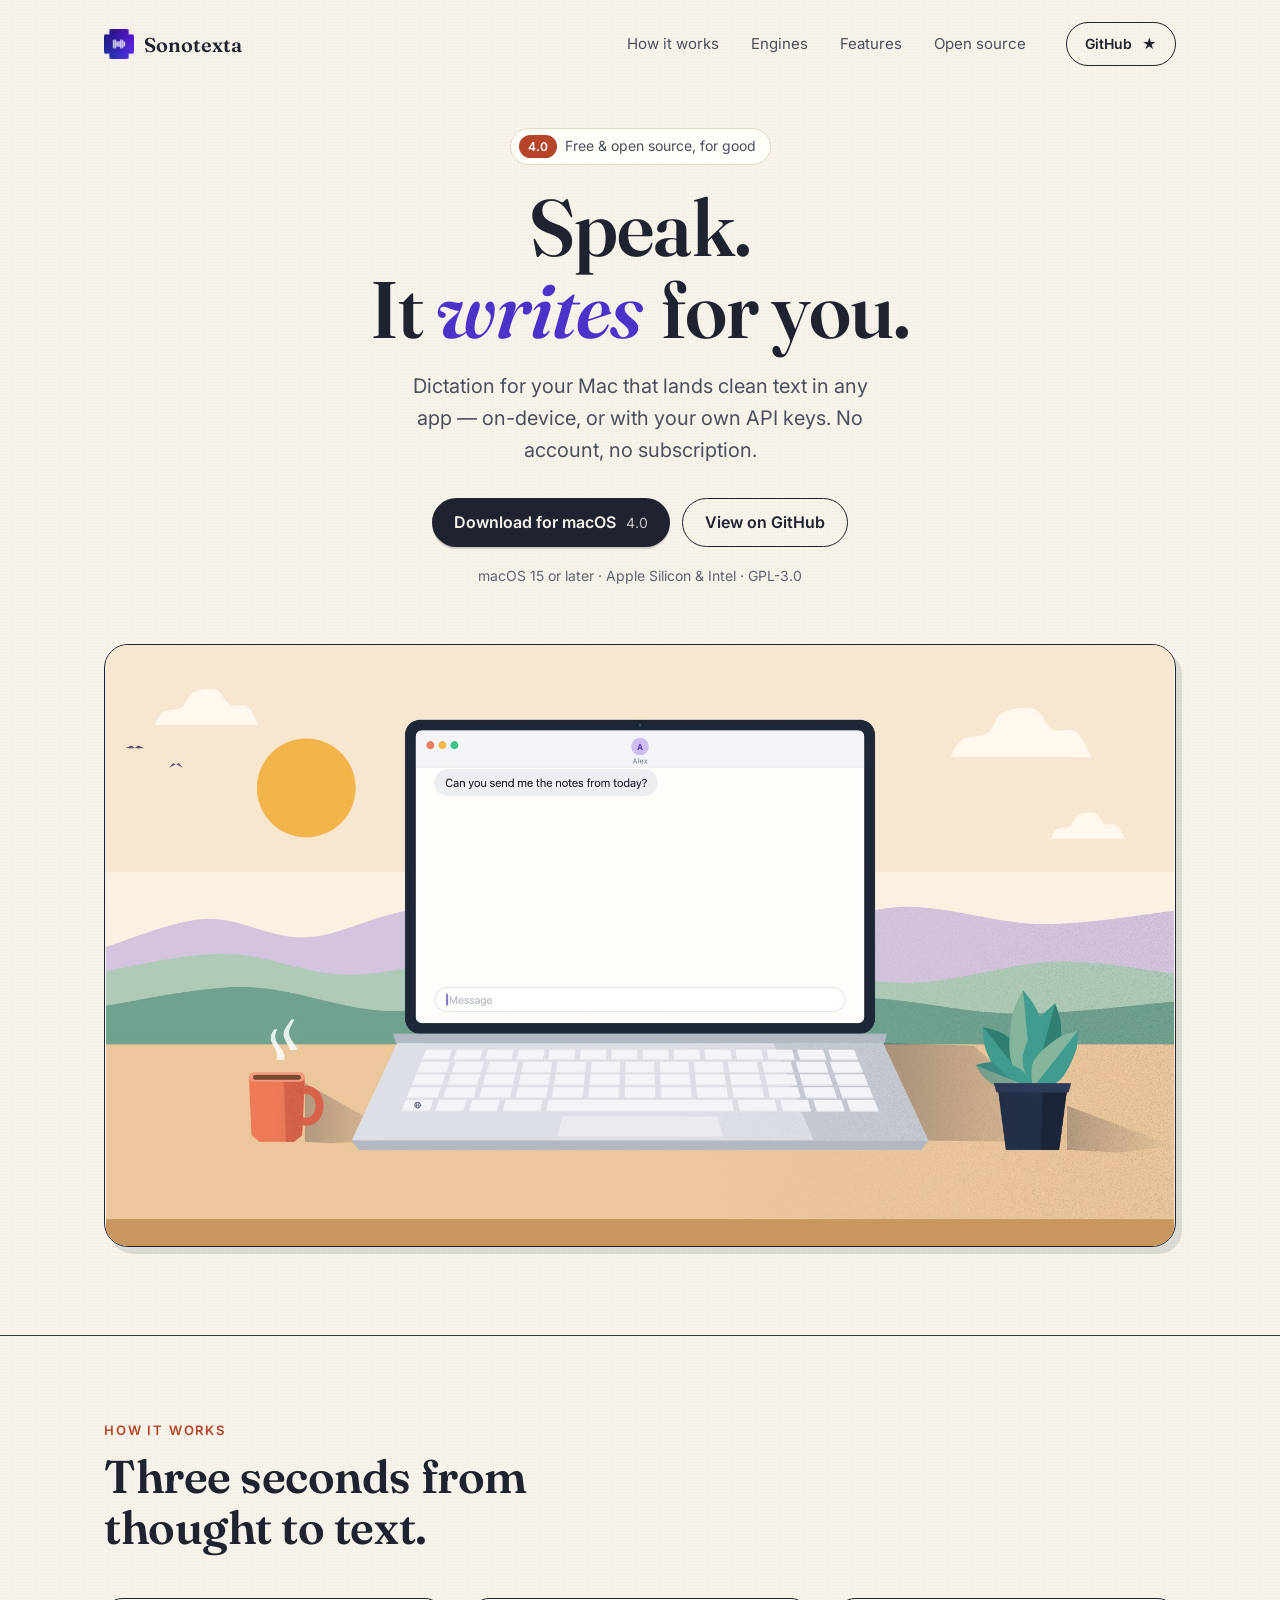
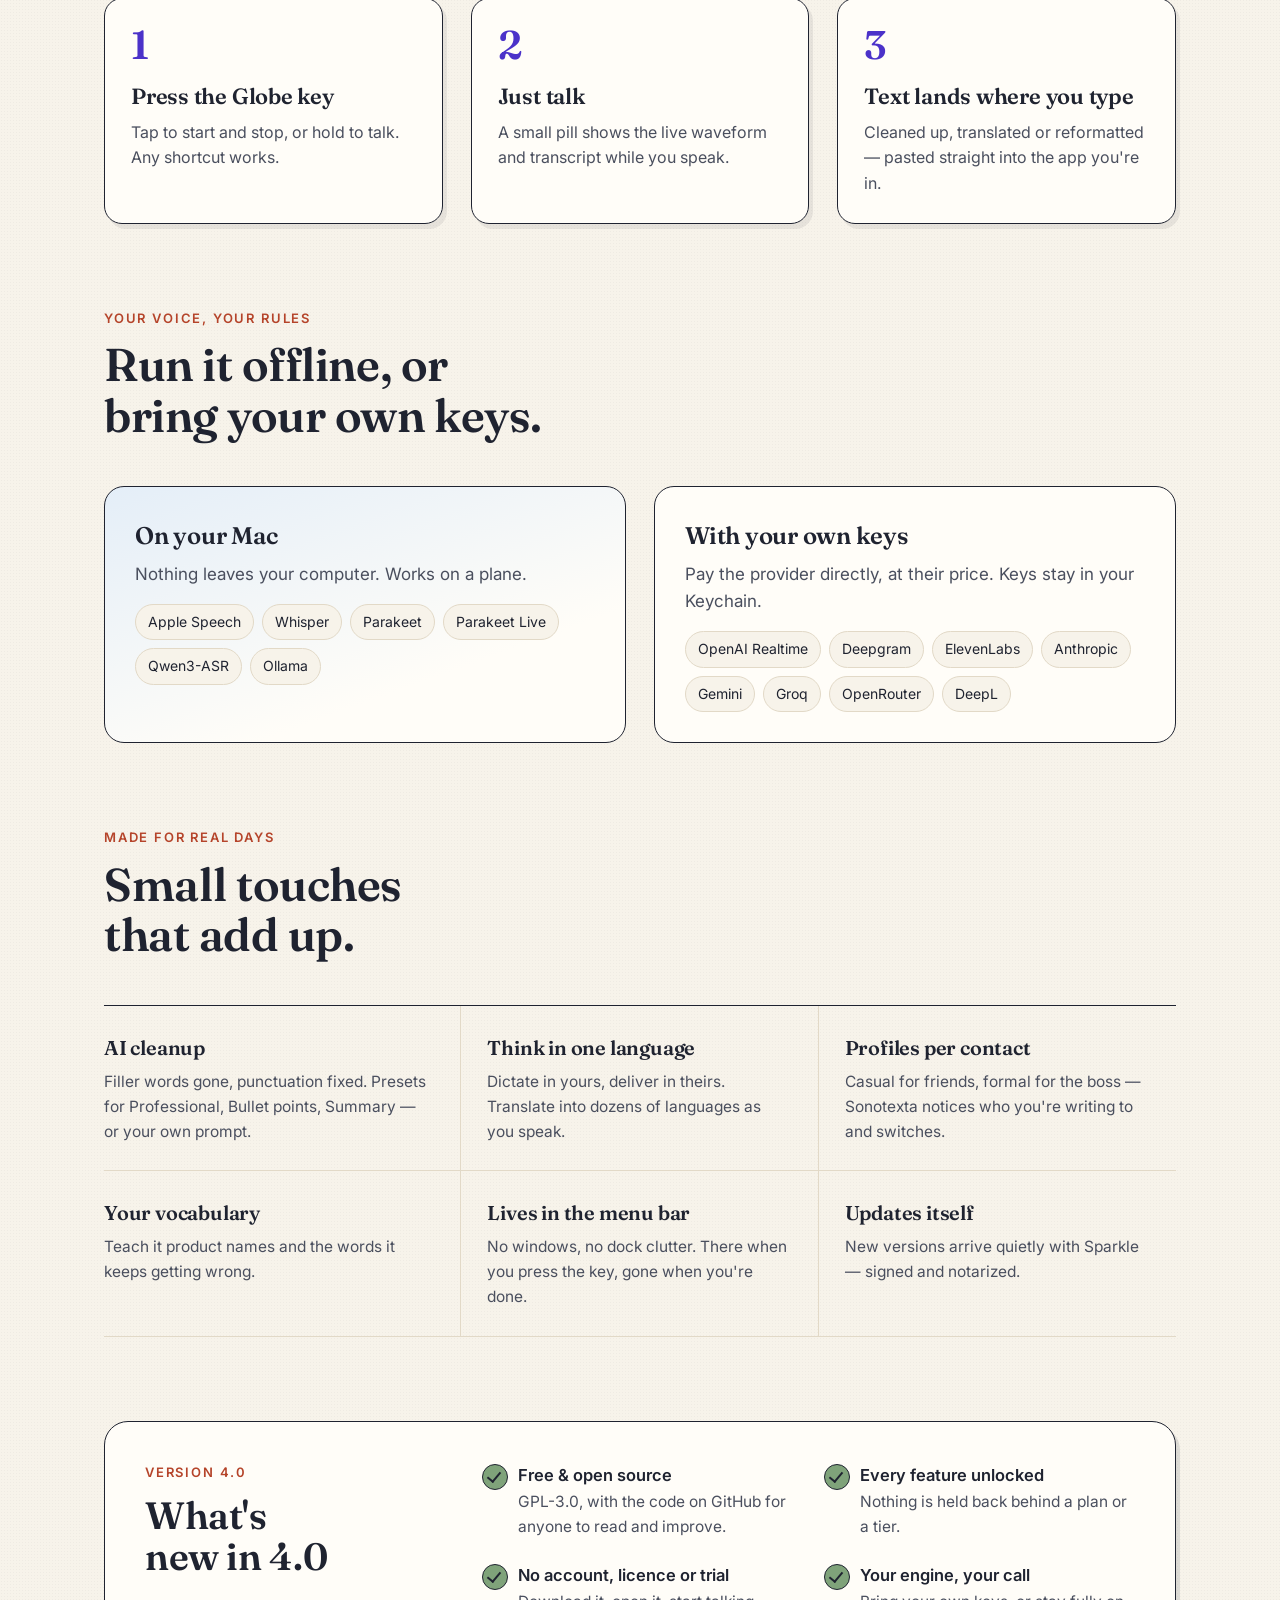
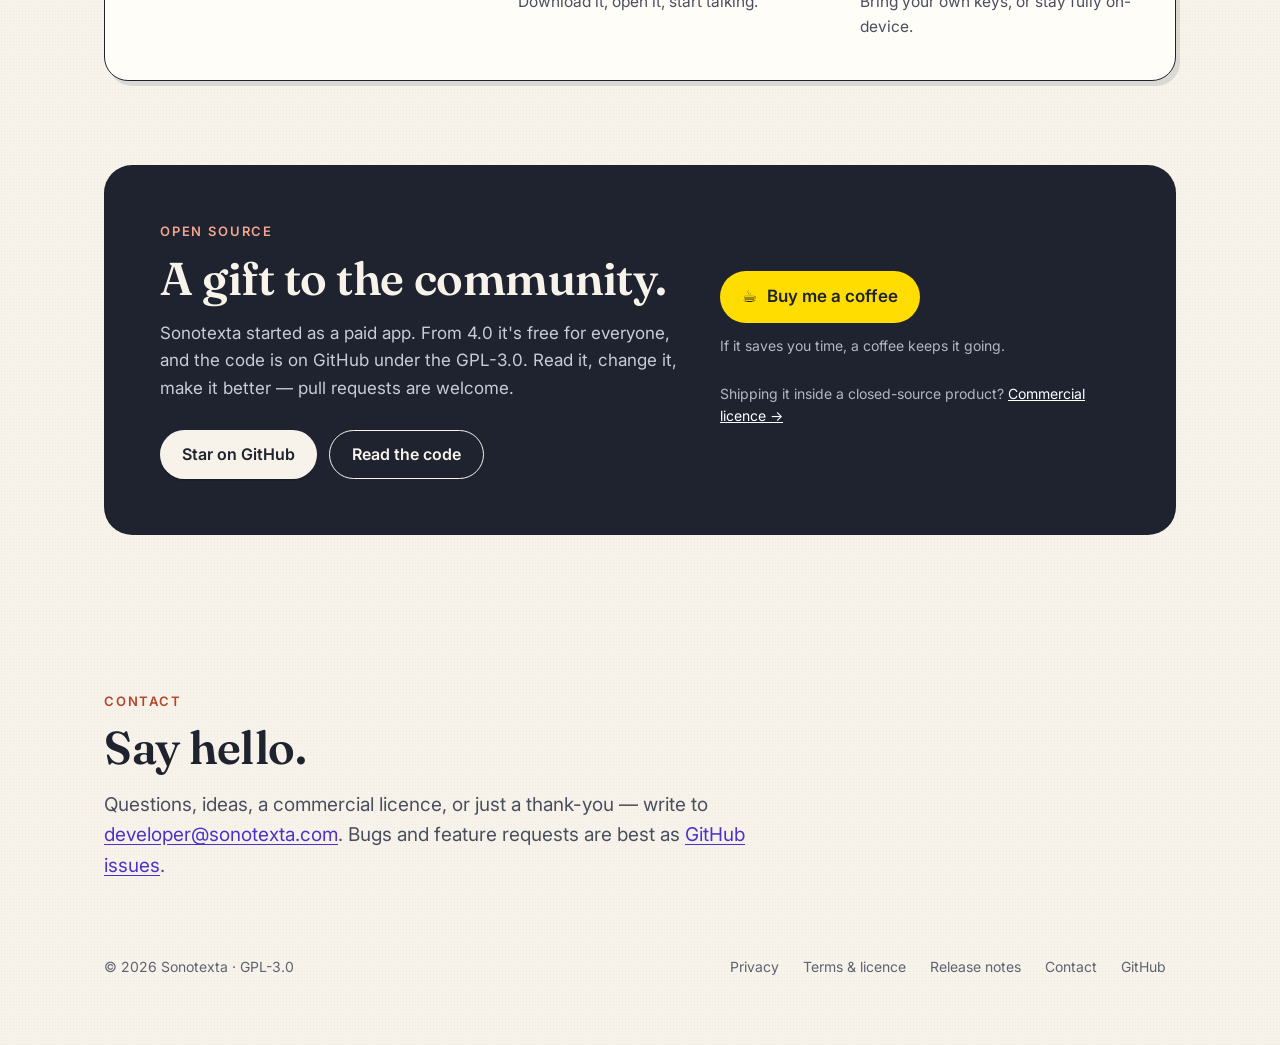
<file: index.html>
<!doctype html>
<html lang="en">
<head>
<meta charset="utf-8">
<meta name="viewport" content="width=device-width, initial-scale=1">
<title>Sonotexta — Free, open-source dictation for macOS</title>
<meta name="description" content="Sonotexta is free, open-source dictation for macOS. Press a key, speak, and clean text lands in any app. Works on-device or with your own API keys. No account, no subscription.">
<meta name="theme-color" content="#F7F3EA">
<link rel="canonical" href="https://sonotexta.com/">
<link rel="icon" type="image/png" href="icon-small.png">
<link rel="apple-touch-icon" href="icon.png">

<meta property="og:type" content="website">
<meta property="og:site_name" content="Sonotexta">
<meta property="og:title" content="Sonotexta — Speak. It writes for you.">
<meta property="og:description" content="Free, open-source dictation for macOS. On-device or with your own API keys. No account, no subscription.">
<meta property="og:image" content="https://sonotexta.com/icon.png">
<meta property="og:url" content="https://sonotexta.com/">
<meta name="twitter:card" content="summary">

<link rel="preconnect" href="https://fonts.googleapis.com">
<link rel="preconnect" href="https://fonts.gstatic.com" crossorigin>
<link href="https://fonts.googleapis.com/css2?family=Fraunces:opsz,wght@9..144,400;9..144,600;9..144,700&family=Inter:wght@400;500;600&display=swap" rel="stylesheet">
<link rel="stylesheet" href="styles.css">
</head>
<body>
<a class="skip" href="#main">Skip to content</a>

<div class="wrap">
  <nav class="nav" aria-label="Main">
    <a class="logo" href="/"><img src="icon-small.png" width="30" height="30" alt="">Sonotexta</a>
    <div class="navlinks">
      <a href="#how">How it works</a>
      <a href="#engines">Engines</a>
      <a href="#features">Features</a>
      <a href="#open">Open source</a>
    </div>
    <a class="btn btn-ghost btn-sm nav-gh" href="https://github.com/stanleyswiss/Sonotexta">GitHub <span aria-hidden="true">★</span></a>
    <details class="menu">
      <summary>Menu</summary>
      <div class="menu-panel">
        <a href="#how">How it works</a>
        <a href="#engines">Engines</a>
        <a href="#features">Features</a>
        <a href="#open">Open source</a>
        <div class="sep" role="separator"></div>
        <a href="https://stanleyswiss.github.io/voiceflow-updates/VoiceFlow.dmg">Download for macOS</a>
        <a href="https://github.com/stanleyswiss/Sonotexta">GitHub</a>
      </div>
    </details>
  </nav>
</div>

<main id="main">
<div class="wrap">
    <header class="hero">
      <span class="tag"><b>4.0</b> Free &amp; open source, for good</span>
      <h1>Speak.<br>It <em>writes</em> for you.</h1>
      <p class="lead">Dictation for your Mac that lands clean text in any app — on-device, or with your own API keys. No account, no subscription.</p>
      <div class="ctas">
        <a class="btn btn-primary" href="https://stanleyswiss.github.io/voiceflow-updates/VoiceFlow.dmg">Download for macOS <small>4.0</small></a>
        <a class="btn btn-ghost" href="https://github.com/stanleyswiss/Sonotexta">View on GitHub</a>
      </div>
      <p class="meta">macOS 15 or later · Apple Silicon &amp; Intel · GPL-3.0</p>

      <!-- Slot for the hand-drawn canvas animation. Drop a <canvas> (or <svg>) in here;
           it fills the stage. hero-poster.png is the static fallback and is hidden if missing. -->
      <figure class="stage" id="hero-animation">
        <video src="sonotexta-hero.mp4" poster="sonotexta-hero-poster.jpg" width="1920" height="1080" autoplay muted loop playsinline preload="auto" aria-hidden="true"></video>
        <figcaption class="sr-only">A hand-drawn animation: a person presses the Globe key, speaks, and their words appear as clean text in the app they are typing in.</figcaption>
      </figure>
    </header>
</div>

<hr class="rule">

<div class="wrap">
<section id="how">
  <div class="eyebrow">How it works</div>
  <h2>Three seconds from thought to text.</h2>
  <ol class="steps">
    <li class="step"><div class="n" aria-hidden="true">1</div><h3>Press the Globe key</h3><p>Tap to start and stop, or hold to talk. Any shortcut works.</p></li>
    <li class="step"><div class="n" aria-hidden="true">2</div><h3>Just talk</h3><p>A small pill shows the live waveform and transcript while you speak.</p></li>
    <li class="step"><div class="n" aria-hidden="true">3</div><h3>Text lands where you type</h3><p>Cleaned up, translated or reformatted — pasted straight into the app you're in.</p></li>
  </ol>
</section>

<section id="engines" class="tight">
  <div class="eyebrow">Your voice, your rules</div>
  <h2>Run it offline, or bring your own keys.</h2>
  <div class="split">
    <div class="panel wash">
      <h3>On your Mac</h3>
      <p>Nothing leaves your computer. Works on a plane.</p>
      <ul class="chips"><li class="chip">Apple Speech</li><li class="chip">Whisper</li><li class="chip">Parakeet</li><li class="chip">Parakeet Live</li><li class="chip">Qwen3-ASR</li><li class="chip">Ollama</li></ul>
    </div>
    <div class="panel">
      <h3>With your own keys</h3>
      <p>Pay the provider directly, at their price. Keys stay in your Keychain.</p>
      <ul class="chips"><li class="chip">OpenAI Realtime</li><li class="chip">Deepgram</li><li class="chip">ElevenLabs</li><li class="chip">Anthropic</li><li class="chip">Gemini</li><li class="chip">Groq</li><li class="chip">OpenRouter</li><li class="chip">DeepL</li></ul>
    </div>
  </div>
</section>

<section id="features" class="tight">
  <div class="eyebrow">Made for real days</div>
  <h2>Small touches that add up.</h2>
  <div class="features">
    <div class="feature"><h3>AI cleanup</h3><p>Filler words gone, punctuation fixed. Presets for Professional, Bullet points, Summary — or your own prompt.</p></div>
    <div class="feature"><h3>Think in one language</h3><p>Dictate in yours, deliver in theirs. Translate into dozens of languages as you speak.</p></div>
    <div class="feature"><h3>Profiles per contact</h3><p>Casual for friends, formal for the boss — Sonotexta notices who you're writing to and switches.</p></div>
    <div class="feature"><h3>Your vocabulary</h3><p>Teach it product names and the words it keeps getting wrong.</p></div>
    <div class="feature"><h3>Lives in the menu bar</h3><p>No windows, no dock clutter. There when you press the key, gone when you're done.</p></div>
    <div class="feature"><h3>Updates itself</h3><p>New versions arrive quietly with Sparkle — signed and notarized.</p></div>
  </div>
</section>

<section id="new" class="tight">
  <div class="strip">
    <div>
      <div class="eyebrow">Version 4.0</div>
      <h2>What's new in 4.0</h2>
    </div>
    <ul>
      <li><strong>Free &amp; open source</strong>GPL-3.0, with the code on GitHub for anyone to read and improve.</li>
      <li><strong>Every feature unlocked</strong>Nothing is held back behind a plan or a tier.</li>
      <li><strong>No account, licence or trial</strong>Download it, open it, start talking.</li>
      <li><strong>Your engine, your call</strong>Bring your own keys, or stay fully on-device.</li>
    </ul>
  </div>
</section>

<section id="open" class="tight">
  <div class="oss">
    <div>
      <div class="eyebrow">Open source</div>
      <h2>A gift to the community.</h2>
      <p>Sonotexta started as a paid app. From 4.0 it's free for everyone, and the code is on GitHub under the GPL-3.0. Read it, change it, make it better — pull requests are welcome.</p>
      <div class="ctas" style="margin-top:28px">
        <a class="btn btn-primary" href="https://github.com/stanleyswiss/Sonotexta">Star on GitHub</a>
        <a class="btn btn-ghost" href="https://github.com/stanleyswiss/Sonotexta">Read the code</a>
      </div>
    </div>
    <div class="side">
      <a class="coffee" href="https://buymeacoffee.com/stanelych"><span aria-hidden="true">☕</span> Buy me a coffee</a>
      <span class="fine">If it saves you time, a coffee keeps it going.</span>
      <span class="fine" style="margin-top:14px">Shipping it inside a closed-source product? <a href="https://github.com/stanleyswiss/Sonotexta/blob/main/COMMERCIAL.md">Commercial licence →</a></span>
    </div>
  </div>
</section>
</div>

<div class="wrap">
<section id="contact" class="contact" aria-labelledby="contact-title">
  <div class="eyebrow">Contact</div>
  <h2 id="contact-title">Say hello.</h2>
  <p>Questions, ideas, a commercial licence, or just a thank-you — write to <a href="mailto:developer@sonotexta.com">developer@sonotexta.com</a>. Bugs and feature requests are best as <a href="https://github.com/stanleyswiss/Sonotexta/issues">GitHub issues</a>.</p>
</section>
</div>
</main>

<div class="wrap">
<footer>
  <span>© 2026 Sonotexta · GPL-3.0</span>
  <nav aria-label="Footer">
    <a href="privacy.html">Privacy</a>
    <a href="terms.html">Terms &amp; licence</a>
    <a href="https://github.com/stanleyswiss/Sonotexta/releases">Release notes</a>
    <a href="#contact">Contact</a>
    <a href="https://github.com/stanleyswiss/Sonotexta">GitHub</a>
  </nav>
</footer>
</div>

<script>
  // Close the mobile menu after picking a link or pressing Escape.
  (function () {
    var menu = document.querySelector('.menu');
    if (!menu) return;
    menu.addEventListener('click', function (e) { if (e.target.closest('a')) menu.removeAttribute('open'); });
    document.addEventListener('keydown', function (e) {
      if (e.key === 'Escape' && menu.hasAttribute('open')) { menu.removeAttribute('open'); menu.querySelector('summary').focus(); }
    });
  })();
</script>
<script>
  // Respect reduced motion: keep the hero on its poster frame instead of looping.
  (function () {
    var v = document.querySelector("#hero-animation video");
    if (!v || !window.matchMedia) return;
    var mq = window.matchMedia("(prefers-reduced-motion: reduce)");
    var apply = function () { if (mq.matches) { v.removeAttribute("autoplay"); v.pause(); v.currentTime = 0; } else { v.play().catch(function () {}); } };
    apply(); if (mq.addEventListener) mq.addEventListener("change", apply);
  })();
</script>
</body>
</html>
</file>
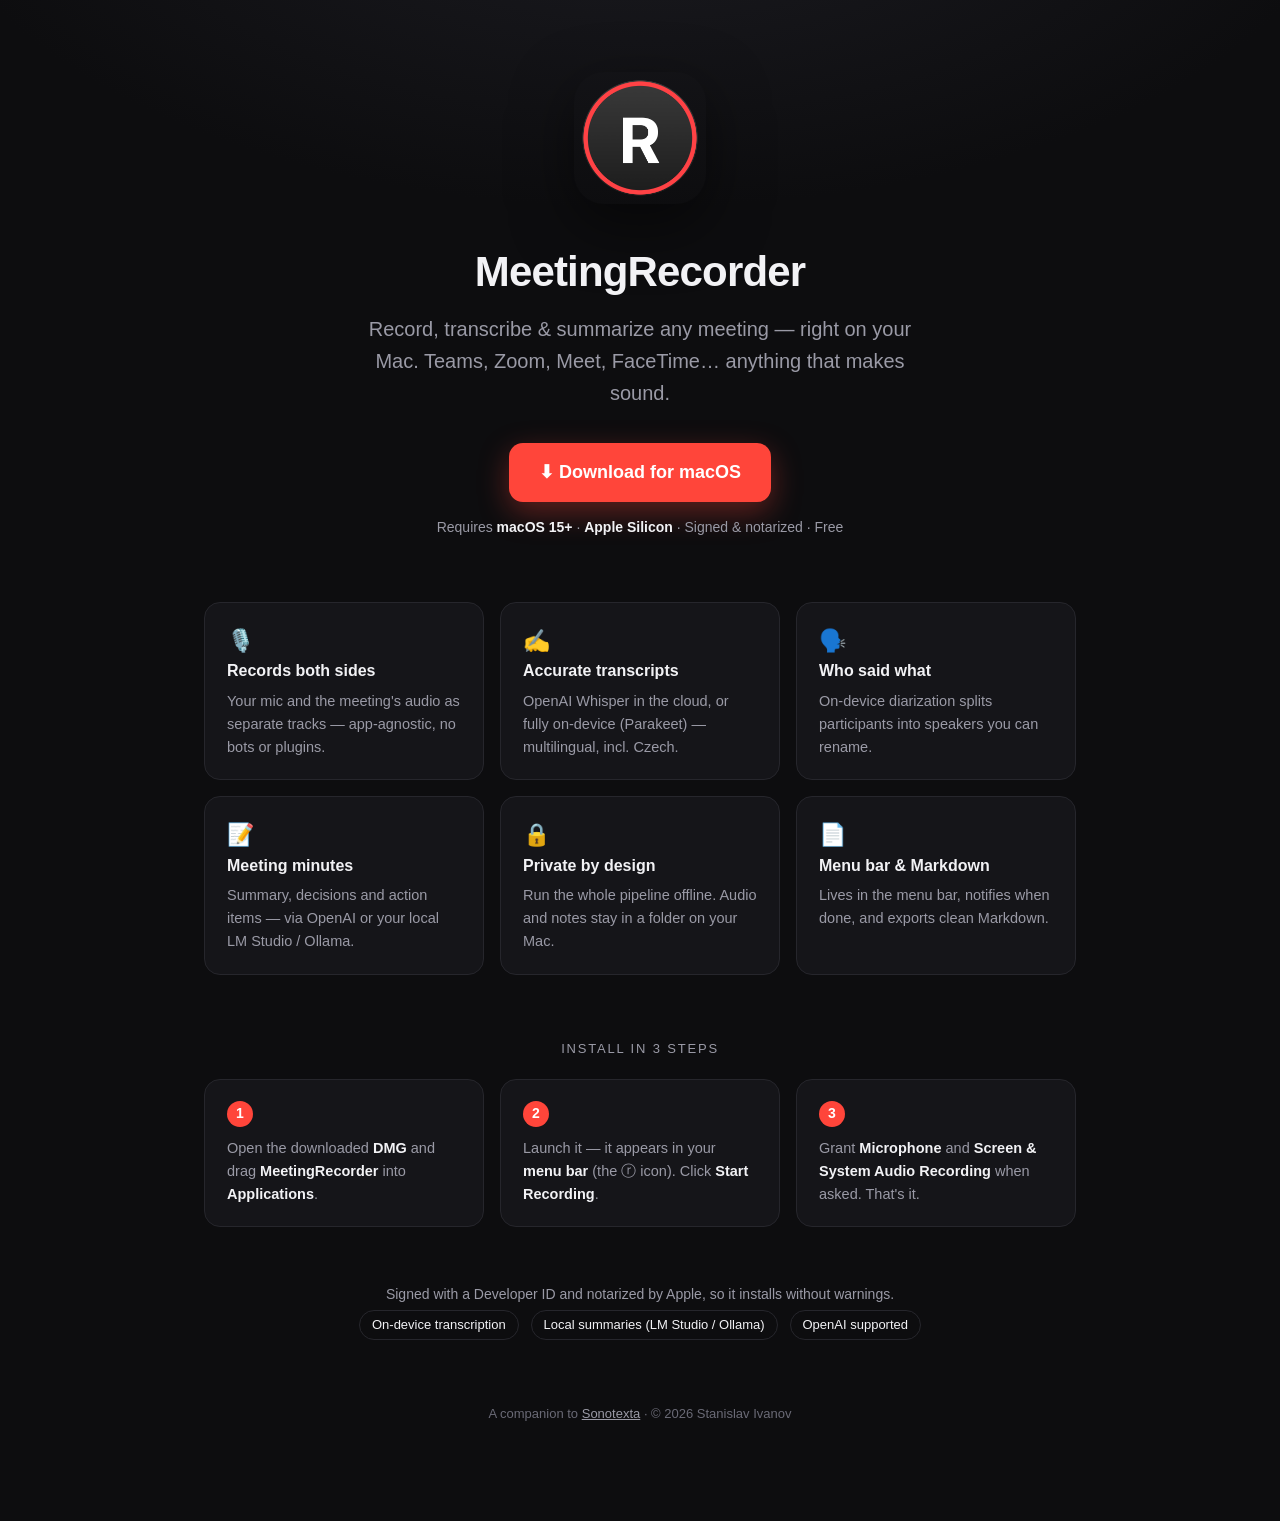
<file: meetings/index.html>
<!doctype html>
<html lang="en">
<head>
<meta charset="utf-8">
<meta name="viewport" content="width=device-width, initial-scale=1">
<title>MeetingRecorder — Record, transcribe &amp; summarize meetings on your Mac</title>
<meta name="description" content="A native macOS menu-bar app that records any meeting (Teams, Zoom, Meet, FaceTime), transcribes it with speaker labels, and generates meeting minutes — cloud or fully on-device.">
<meta name="robots" content="noindex">
<meta property="og:title" content="MeetingRecorder for macOS">
<meta property="og:description" content="Record, transcribe & summarize any meeting — on your Mac. Cloud or fully on-device.">
<meta property="og:image" content="/meetings/icon.png">
<style>
  :root { --bg:#0d0d0f; --card:#151519; --line:#26262c; --text:#f2f2f5; --muted:#9a9aa6; --red:#ff453a; --accent:#ff5b52; }
  * { box-sizing:border-box; }
  html,body { margin:0; padding:0; }
  body {
    background:radial-gradient(1200px 600px at 50% -10%, #1c1c22 0%, var(--bg) 60%);
    color:var(--text);
    font:16px/1.6 -apple-system, BlinkMacSystemFont, "SF Pro Text", "Segoe UI", Roboto, Helvetica, Arial, sans-serif;
    -webkit-font-smoothing:antialiased;
    min-height:100vh;
  }
  .wrap { max-width:920px; margin:0 auto; padding:72px 24px 96px; }
  .hero { text-align:center; }
  .icon { width:132px; height:132px; border-radius:30px; box-shadow:0 20px 60px rgba(0,0,0,.5); }
  h1 { font-size:42px; letter-spacing:-.02em; margin:26px 0 8px; }
  .tag { font-size:20px; color:var(--muted); margin:0 auto; max-width:560px; }
  .cta { margin:34px 0 12px; }
  .btn {
    display:inline-flex; align-items:center; gap:10px;
    background:var(--red); color:#fff; text-decoration:none; font-weight:600; font-size:18px;
    padding:15px 30px; border-radius:14px; box-shadow:0 10px 30px rgba(255,69,58,.35);
    transition:transform .12s ease, box-shadow .12s ease;
  }
  .btn:hover { transform:translateY(-1px); box-shadow:0 14px 38px rgba(255,69,58,.45); }
  .req { color:var(--muted); font-size:14px; margin-top:14px; }
  .req b { color:var(--text); font-weight:600; }
  .grid { display:grid; grid-template-columns:repeat(auto-fit,minmax(240px,1fr)); gap:16px; margin:64px 0 0; }
  .feat { background:var(--card); border:1px solid var(--line); border-radius:16px; padding:20px 22px; }
  .feat h3 { margin:0 0 6px; font-size:16px; }
  .feat p { margin:0; color:var(--muted); font-size:14.5px; }
  .feat .e { font-size:22px; }
  .section-title { text-align:center; color:var(--muted); font-size:13px; letter-spacing:.14em; text-transform:uppercase; margin:64px 0 20px; }
  .steps { display:grid; grid-template-columns:repeat(auto-fit,minmax(240px,1fr)); gap:16px; }
  .step { background:var(--card); border:1px solid var(--line); border-radius:16px; padding:20px 22px; }
  .step .n { display:inline-flex; width:26px; height:26px; align-items:center; justify-content:center; border-radius:50%; background:var(--red); color:#fff; font-weight:700; font-size:14px; margin-bottom:10px; }
  .step p { margin:0; color:var(--muted); font-size:14.5px; }
  .step b { color:var(--text); }
  .note { margin-top:56px; text-align:center; color:var(--muted); font-size:14px; max-width:620px; margin-left:auto; margin-right:auto; }
  .note .badge { display:inline-block; border:1px solid var(--line); border-radius:999px; padding:4px 12px; margin:4px 4px 0; color:var(--text); font-size:13px; }
  footer { margin-top:64px; text-align:center; color:#6a6a76; font-size:13px; }
  footer a { color:#9a9aa6; }
  a.plain { color:var(--accent); }
</style>
</head>
<body>
<div class="wrap">
  <header class="hero">
    <img class="icon" src="/meetings/icon.png" alt="MeetingRecorder icon" width="132" height="132">
    <h1>MeetingRecorder</h1>
    <p class="tag">Record, transcribe &amp; summarize any meeting — right on your Mac. Teams, Zoom, Meet, FaceTime… anything that makes sound.</p>
    <div class="cta">
      <a class="btn" href="https://github.com/stanleyswiss/sonotexta-website/releases/latest/download/MeetingRecorder.dmg">
        ⬇ Download for macOS
      </a>
    </div>
    <p class="req">Requires <b>macOS 15+</b> · <b>Apple Silicon</b> · Signed &amp; notarized · Free</p>
  </header>

  <section class="grid">
    <div class="feat"><div class="e">🎙️</div><h3>Records both sides</h3><p>Your mic and the meeting's audio as separate tracks — app-agnostic, no bots or plugins.</p></div>
    <div class="feat"><div class="e">✍️</div><h3>Accurate transcripts</h3><p>OpenAI Whisper in the cloud, or fully on-device (Parakeet) — multilingual, incl. Czech.</p></div>
    <div class="feat"><div class="e">🗣️</div><h3>Who said what</h3><p>On-device diarization splits participants into speakers you can rename.</p></div>
    <div class="feat"><div class="e">📝</div><h3>Meeting minutes</h3><p>Summary, decisions and action items — via OpenAI or your local LM Studio / Ollama.</p></div>
    <div class="feat"><div class="e">🔒</div><h3>Private by design</h3><p>Run the whole pipeline offline. Audio and notes stay in a folder on your Mac.</p></div>
    <div class="feat"><div class="e">📄</div><h3>Menu bar &amp; Markdown</h3><p>Lives in the menu bar, notifies when done, and exports clean Markdown.</p></div>
  </section>

  <p class="section-title">Install in 3 steps</p>
  <section class="steps">
    <div class="step"><span class="n">1</span><p>Open the downloaded <b>DMG</b> and drag <b>MeetingRecorder</b> into <b>Applications</b>.</p></div>
    <div class="step"><span class="n">2</span><p>Launch it — it appears in your <b>menu bar</b> (the ⓡ icon). Click <b>Start Recording</b>.</p></div>
    <div class="step"><span class="n">3</span><p>Grant <b>Microphone</b> and <b>Screen &amp; System Audio Recording</b> when asked. That's it.</p></div>
  </section>

  <p class="note">
    Signed with a Developer ID and notarized by Apple, so it installs without warnings.
    <br>
    <span class="badge">On-device transcription</span>
    <span class="badge">Local summaries (LM Studio / Ollama)</span>
    <span class="badge">OpenAI supported</span>
  </p>

  <footer>
    A companion to <a href="https://sonotexta.com">Sonotexta</a> · © 2026 Stanislav Ivanov
  </footer>
</div>
</body>
</html>
</file>
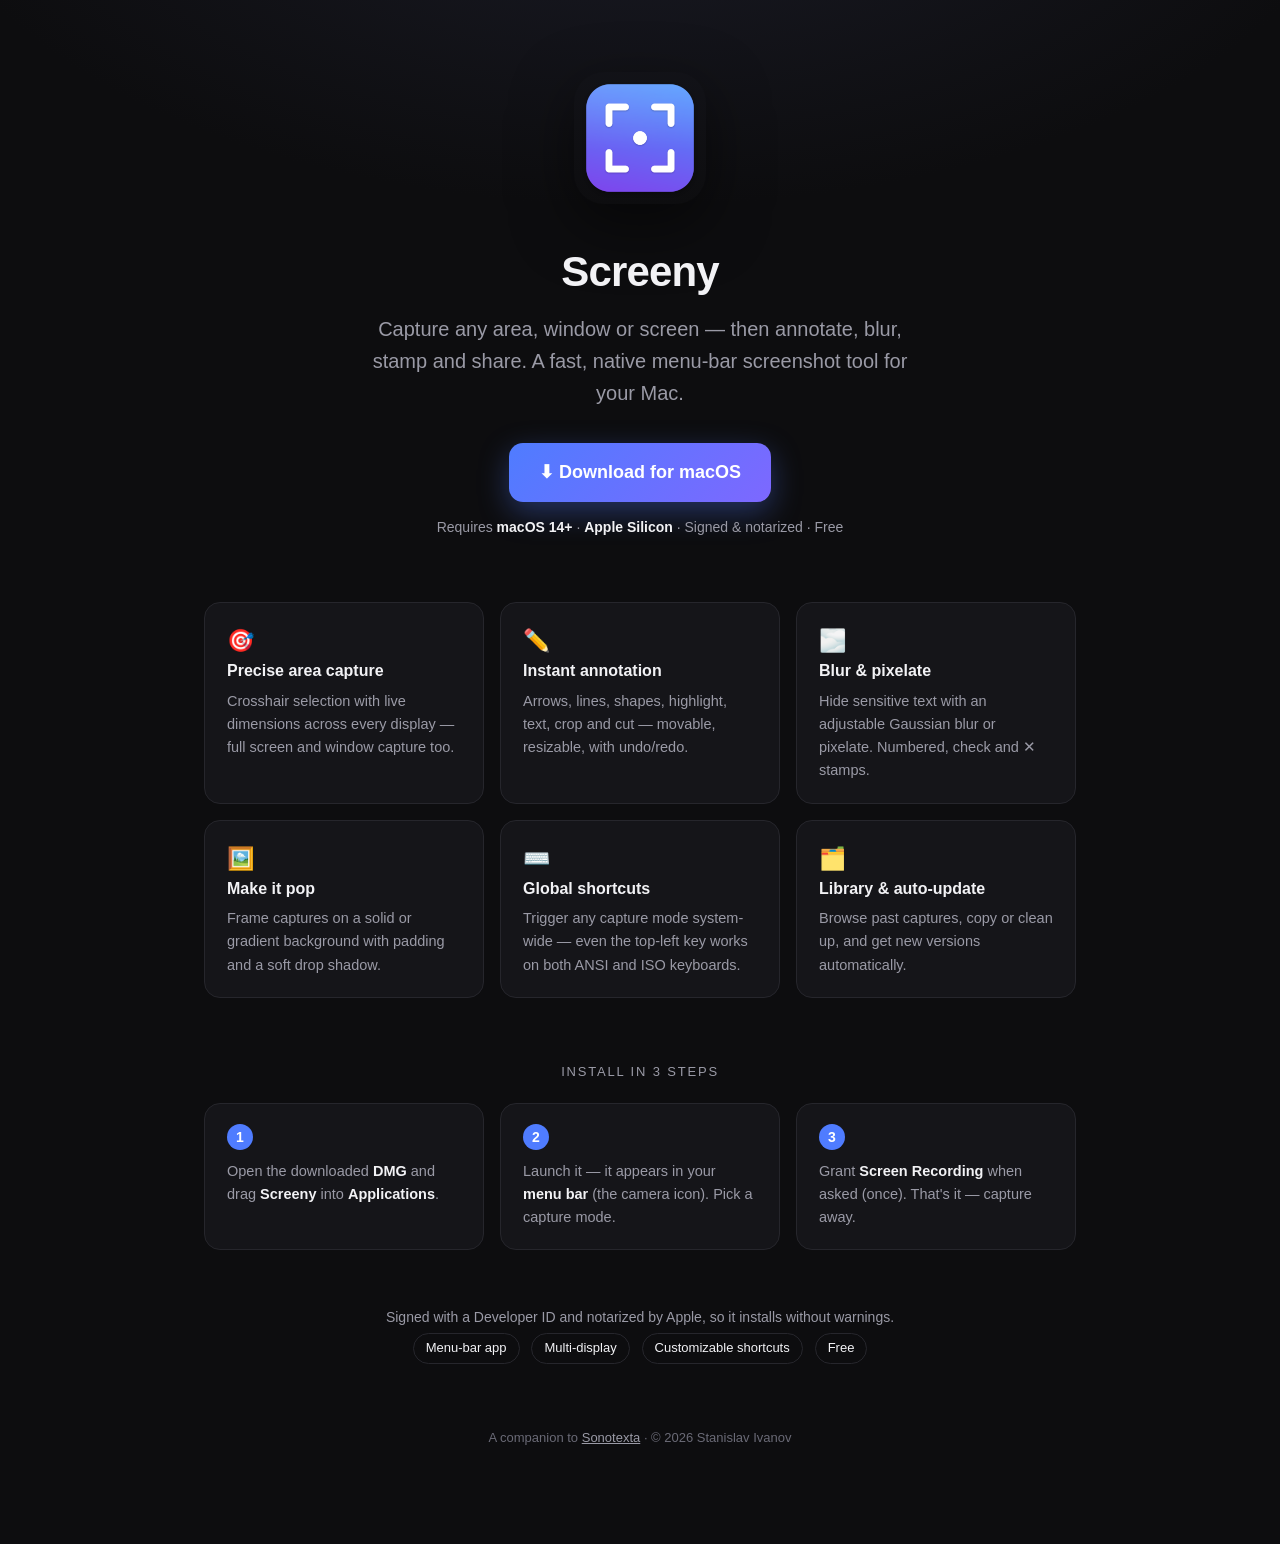
<file: screeny/index.html>
<!doctype html>
<html lang="en">
<head>
<meta charset="utf-8">
<meta name="viewport" content="width=device-width, initial-scale=1">
<title>Screeny — Fast screenshots &amp; annotation for your Mac</title>
<meta name="description" content="A native macOS menu-bar screenshot tool: capture any area, window or screen, then annotate, blur, stamp, frame and share — with global shortcuts and instant editing.">
<meta name="robots" content="noindex">
<meta property="og:title" content="Screeny for macOS">
<meta property="og:description" content="Capture, annotate and share screenshots — right on your Mac. Fast, native, notarized.">
<meta property="og:image" content="/screeny/icon.png">
<link rel="icon" type="image/png" sizes="64x64" href="/screeny/favicon.png">
<link rel="icon" type="image/png" sizes="32x32" href="/screeny/favicon-32.png">
<link rel="apple-touch-icon" href="/screeny/apple-touch-icon.png">
<style>
  :root { --bg:#0d0d0f; --card:#151519; --line:#26262c; --text:#f2f2f5; --muted:#9a9aa6; --red:#4f7cff; --accent:#7d68ff; }
  * { box-sizing:border-box; }
  html,body { margin:0; padding:0; }
  body {
    background:radial-gradient(1200px 600px at 50% -10%, #1a1b26 0%, var(--bg) 60%);
    color:var(--text);
    font:16px/1.6 -apple-system, BlinkMacSystemFont, "SF Pro Text", "Segoe UI", Roboto, Helvetica, Arial, sans-serif;
    -webkit-font-smoothing:antialiased;
    min-height:100vh;
  }
  .wrap { max-width:920px; margin:0 auto; padding:72px 24px 96px; }
  .hero { text-align:center; }
  .icon { width:132px; height:132px; border-radius:30px; box-shadow:0 20px 60px rgba(0,0,0,.5); }
  h1 { font-size:42px; letter-spacing:-.02em; margin:26px 0 8px; }
  .tag { font-size:20px; color:var(--muted); margin:0 auto; max-width:560px; }
  .cta { margin:34px 0 12px; }
  .btn {
    display:inline-flex; align-items:center; gap:10px;
    background:linear-gradient(135deg, var(--red), var(--accent)); color:#fff; text-decoration:none; font-weight:600; font-size:18px;
    padding:15px 30px; border-radius:14px; box-shadow:0 10px 30px rgba(79,124,255,.35);
    transition:transform .12s ease, box-shadow .12s ease;
  }
  .btn:hover { transform:translateY(-1px); box-shadow:0 14px 38px rgba(125,104,255,.45); }
  .req { color:var(--muted); font-size:14px; margin-top:14px; }
  .req b { color:var(--text); font-weight:600; }
  .grid { display:grid; grid-template-columns:repeat(auto-fit,minmax(240px,1fr)); gap:16px; margin:64px 0 0; }
  .feat { background:var(--card); border:1px solid var(--line); border-radius:16px; padding:20px 22px; }
  .feat h3 { margin:0 0 6px; font-size:16px; }
  .feat p { margin:0; color:var(--muted); font-size:14.5px; }
  .feat .e { font-size:22px; }
  .section-title { text-align:center; color:var(--muted); font-size:13px; letter-spacing:.14em; text-transform:uppercase; margin:64px 0 20px; }
  .steps { display:grid; grid-template-columns:repeat(auto-fit,minmax(240px,1fr)); gap:16px; }
  .step { background:var(--card); border:1px solid var(--line); border-radius:16px; padding:20px 22px; }
  .step .n { display:inline-flex; width:26px; height:26px; align-items:center; justify-content:center; border-radius:50%; background:var(--red); color:#fff; font-weight:700; font-size:14px; margin-bottom:10px; }
  .step p { margin:0; color:var(--muted); font-size:14.5px; }
  .step b { color:var(--text); }
  .note { margin-top:56px; text-align:center; color:var(--muted); font-size:14px; max-width:620px; margin-left:auto; margin-right:auto; }
  .note .badge { display:inline-block; border:1px solid var(--line); border-radius:999px; padding:4px 12px; margin:4px 4px 0; color:var(--text); font-size:13px; }
  footer { margin-top:64px; text-align:center; color:#6a6a76; font-size:13px; }
  footer a { color:#9a9aa6; }
  a.plain { color:var(--accent); }
</style>
</head>
<body>
<div class="wrap">
  <header class="hero">
    <img class="icon" src="/screeny/icon.png" alt="Screeny icon" width="132" height="132">
    <h1>Screeny</h1>
    <p class="tag">Capture any area, window or screen — then annotate, blur, stamp and share. A fast, native menu-bar screenshot tool for your Mac.</p>
    <div class="cta">
      <a class="btn" href="https://github.com/stanleyswiss/screeny-updates/releases/latest/download/Screeny.dmg">
        ⬇ Download for macOS
      </a>
    </div>
    <p class="req">Requires <b>macOS 14+</b> · <b>Apple Silicon</b> · Signed &amp; notarized · Free</p>
  </header>

  <section class="grid">
    <div class="feat"><div class="e">🎯</div><h3>Precise area capture</h3><p>Crosshair selection with live dimensions across every display — full screen and window capture too.</p></div>
    <div class="feat"><div class="e">✏️</div><h3>Instant annotation</h3><p>Arrows, lines, shapes, highlight, text, crop and cut — movable, resizable, with undo/redo.</p></div>
    <div class="feat"><div class="e">🌫️</div><h3>Blur &amp; pixelate</h3><p>Hide sensitive text with an adjustable Gaussian blur or pixelate. Numbered, check and ✕ stamps.</p></div>
    <div class="feat"><div class="e">🖼️</div><h3>Make it pop</h3><p>Frame captures on a solid or gradient background with padding and a soft drop shadow.</p></div>
    <div class="feat"><div class="e">⌨️</div><h3>Global shortcuts</h3><p>Trigger any capture mode system-wide — even the top-left key works on both ANSI and ISO keyboards.</p></div>
    <div class="feat"><div class="e">🗂️</div><h3>Library &amp; auto-update</h3><p>Browse past captures, copy or clean up, and get new versions automatically.</p></div>
  </section>

  <p class="section-title">Install in 3 steps</p>
  <section class="steps">
    <div class="step"><span class="n">1</span><p>Open the downloaded <b>DMG</b> and drag <b>Screeny</b> into <b>Applications</b>.</p></div>
    <div class="step"><span class="n">2</span><p>Launch it — it appears in your <b>menu bar</b> (the camera icon). Pick a capture mode.</p></div>
    <div class="step"><span class="n">3</span><p>Grant <b>Screen Recording</b> when asked (once). That's it — capture away.</p></div>
  </section>

  <p class="note">
    Signed with a Developer ID and notarized by Apple, so it installs without warnings.
    <br>
    <span class="badge">Menu-bar app</span>
    <span class="badge">Multi-display</span>
    <span class="badge">Customizable shortcuts</span>
    <span class="badge">Free</span>
  </p>

  <footer>
    A companion to <a href="https://sonotexta.com">Sonotexta</a> · © 2026 Stanislav Ivanov
  </footer>
</div>
</body>
</html>
</file>
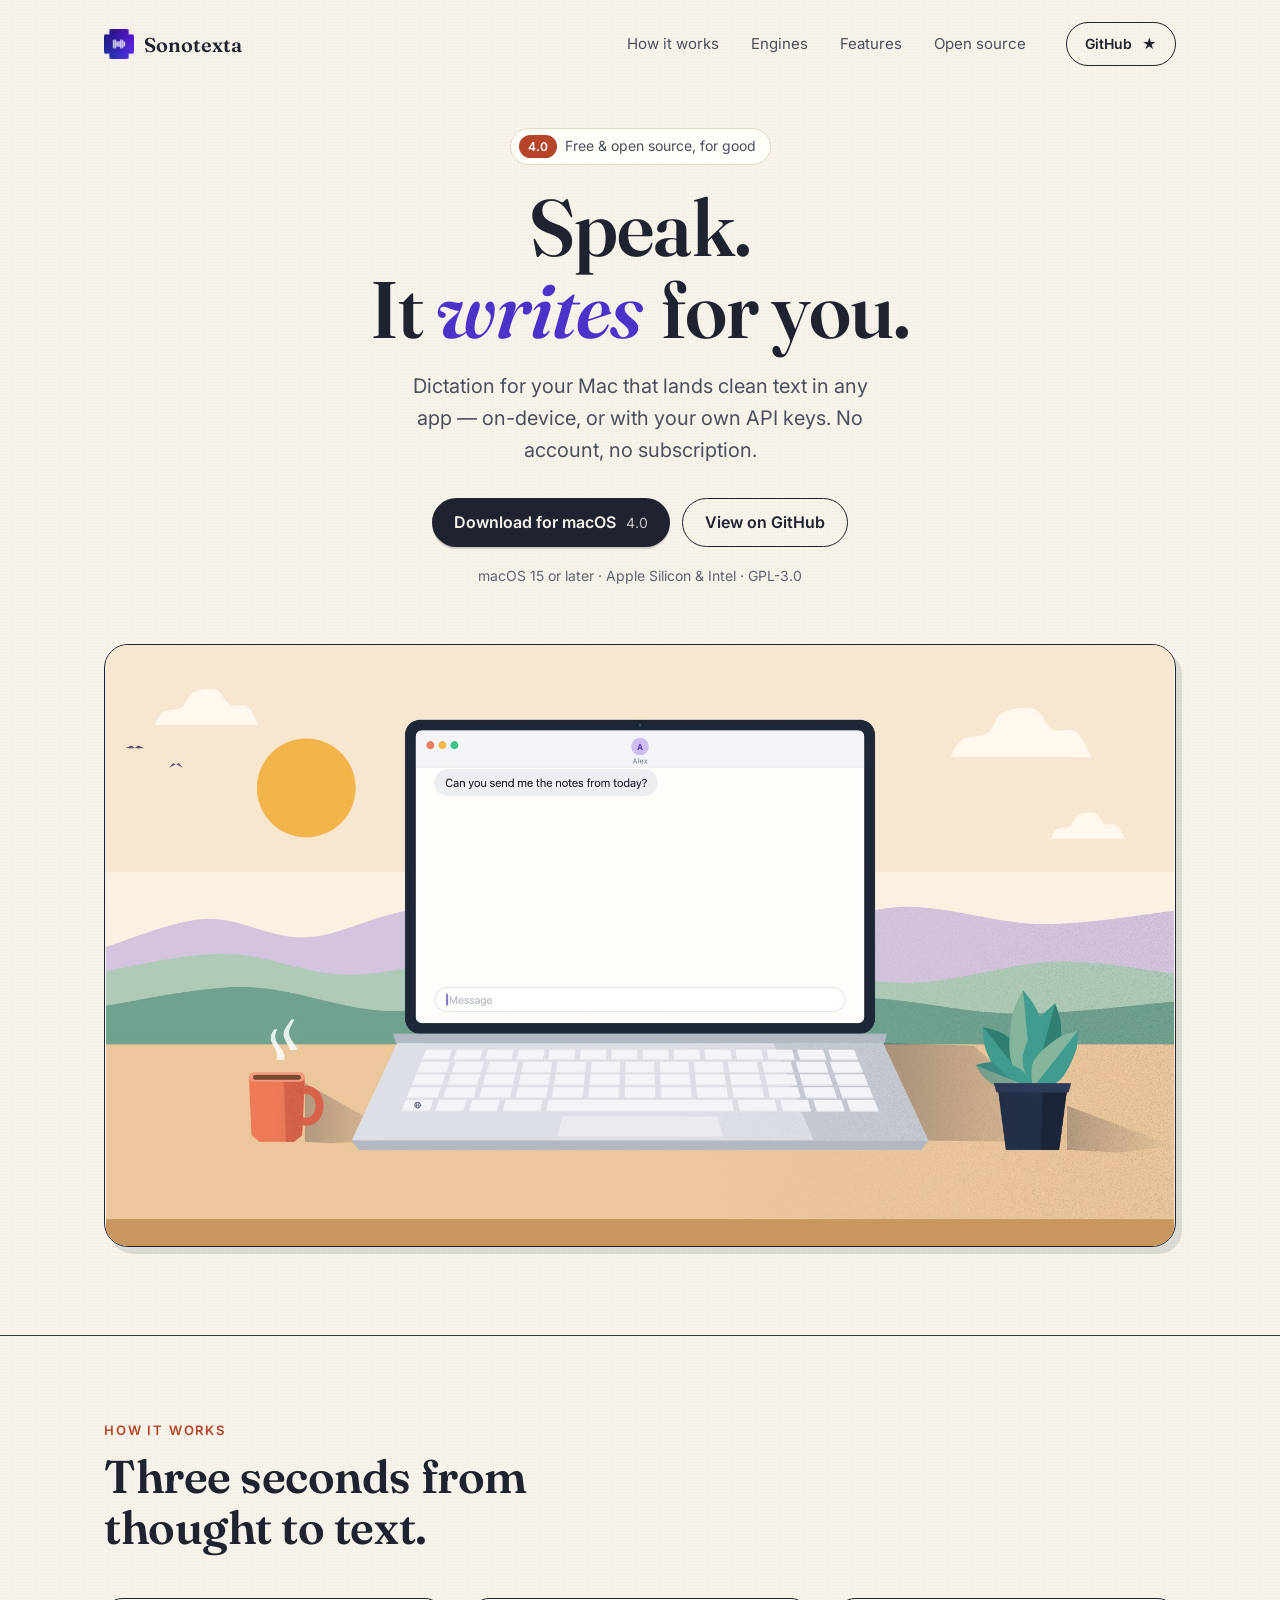
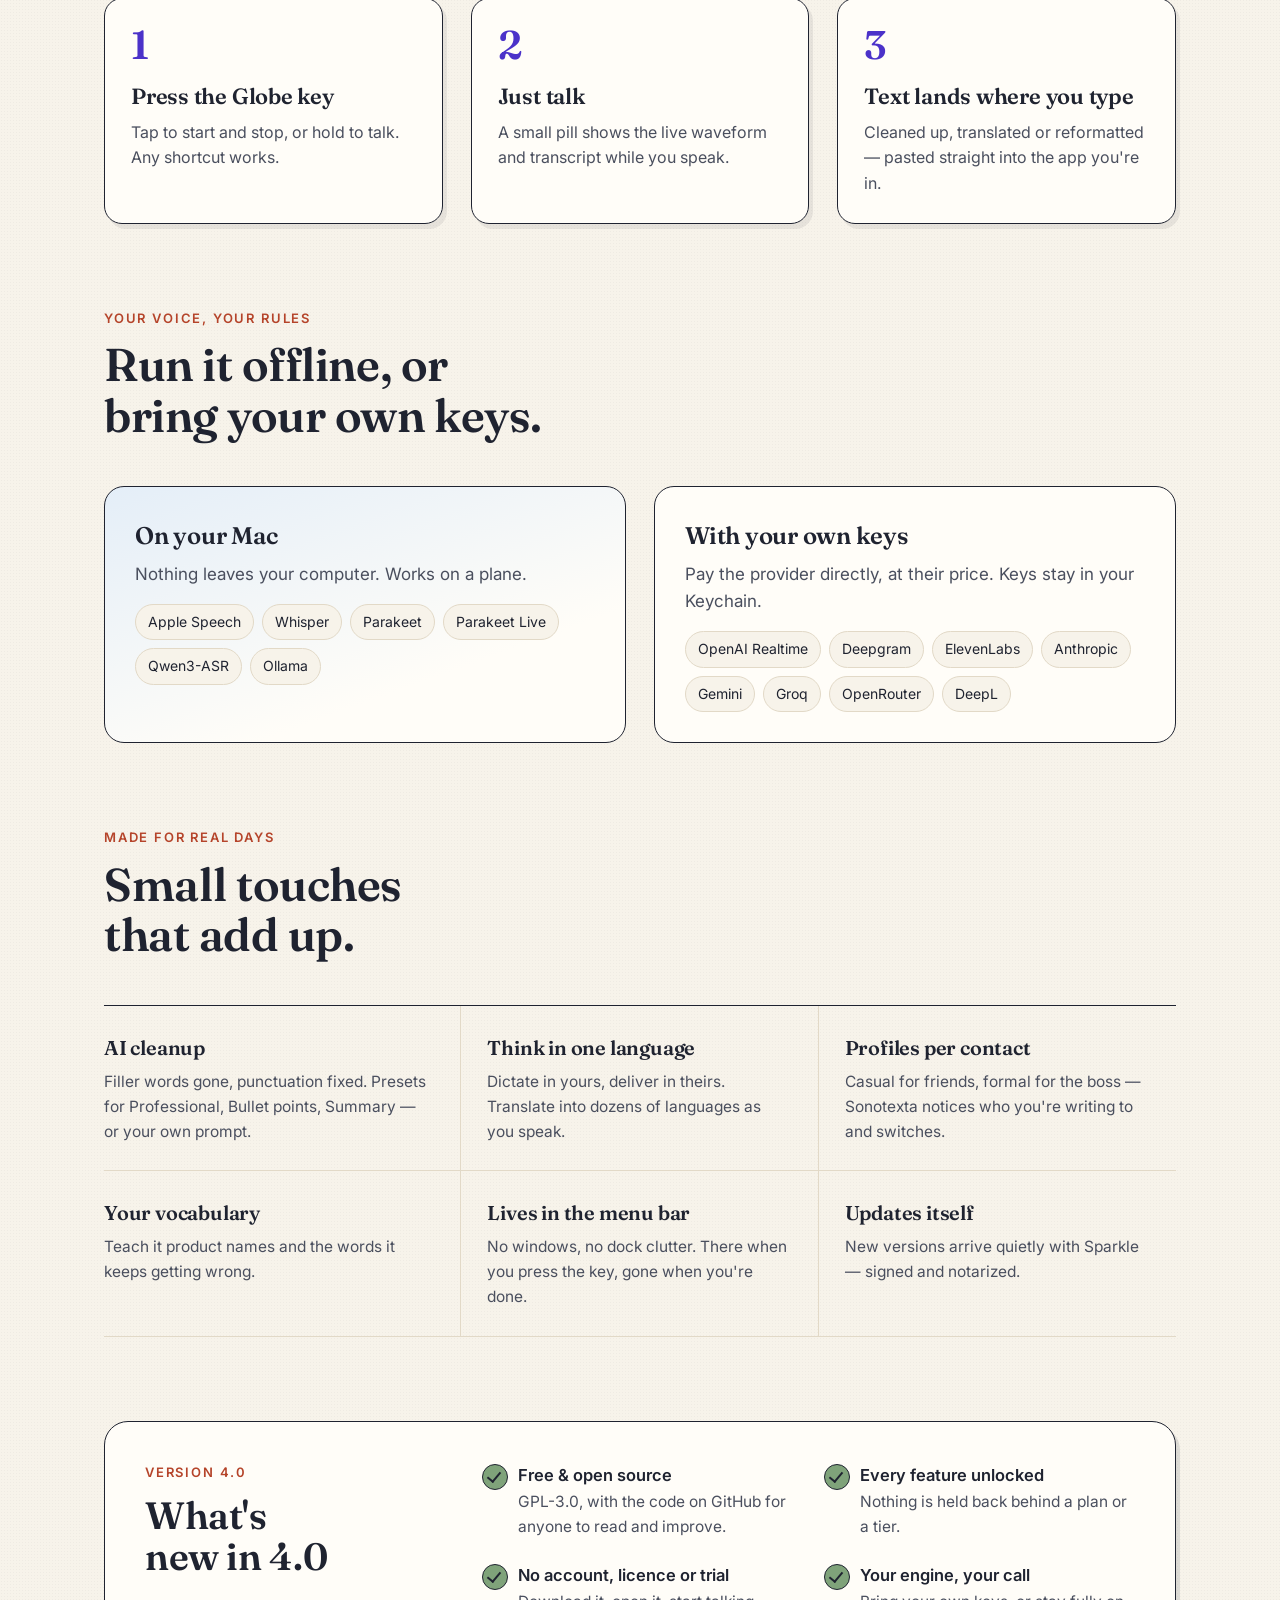
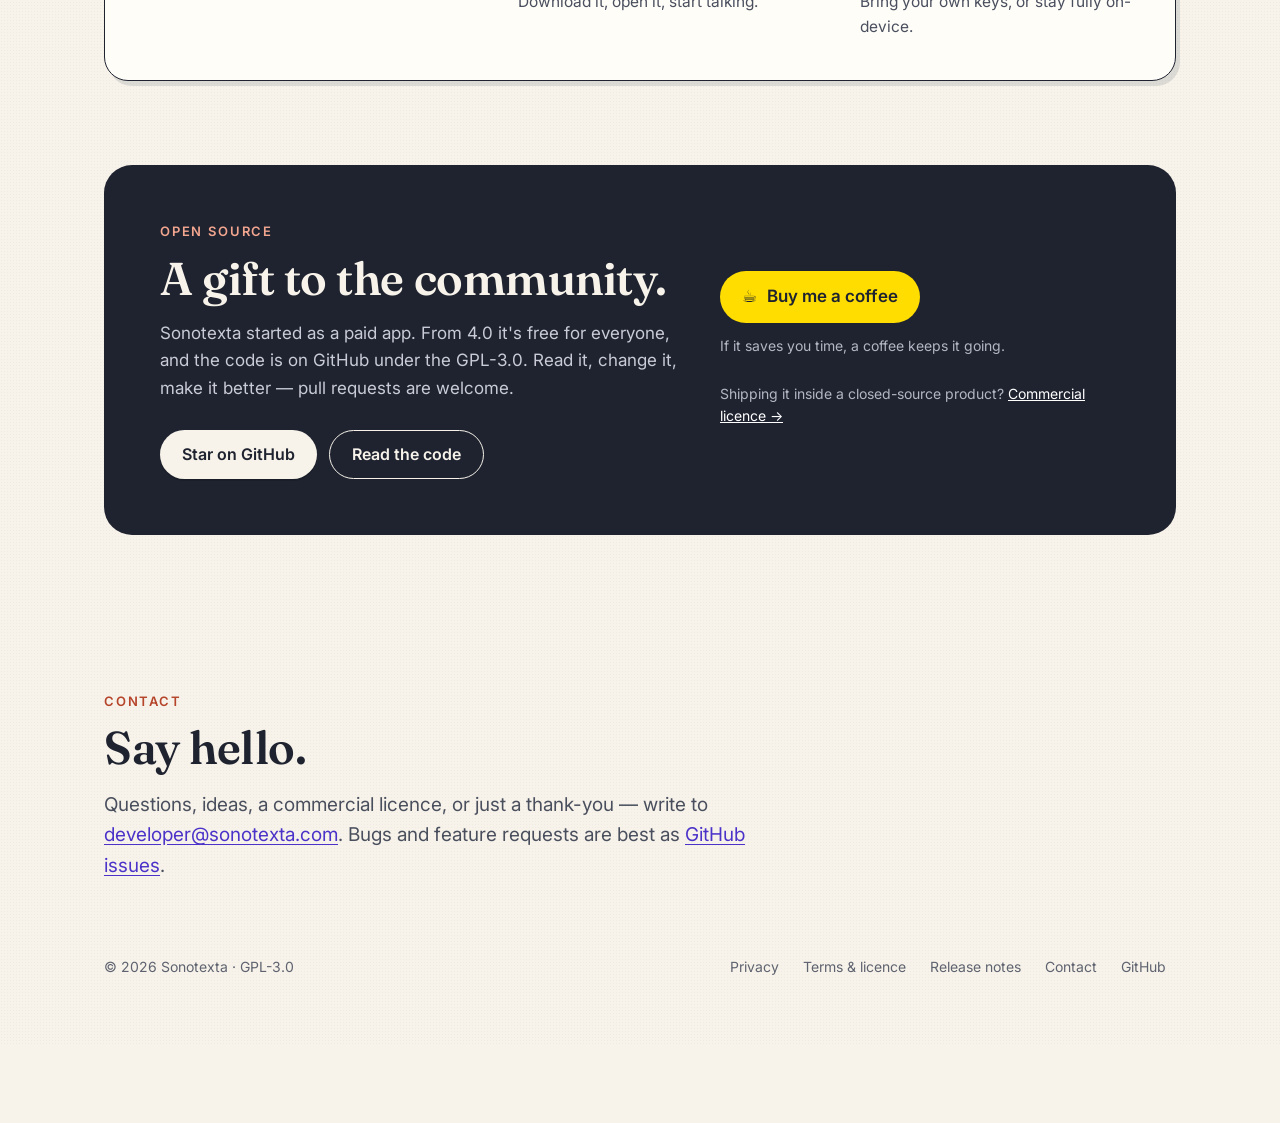
<file: voiceflow/index.html>
<!doctype html>
<html lang="en">
<head>
<meta charset="utf-8">
<meta name="viewport" content="width=device-width, initial-scale=1">
<title>Sonotexta (formerly VoiceFlow)</title>
<meta name="description" content="VoiceFlow is now Sonotexta, free and open-source dictation for macOS.">
<meta name="robots" content="noindex">
<meta http-equiv="refresh" content="0; url=/">
<link rel="canonical" href="https://sonotexta.com/">
<link rel="icon" type="image/png" href="icon-small.png">
<style>
  body { margin: 0; min-height: 100vh; display: grid; place-items: center; padding: 24px; background: #F7F3EA; color: #1F2330;
         font: 400 17px/1.6 system-ui, -apple-system, "Segoe UI", sans-serif; text-align: center; }
  a { color: #3A26A6; }
</style>
</head>
<body>
<p>VoiceFlow is now <strong>Sonotexta</strong>. Taking you to the new site&hellip;<br>
If nothing happens, <a href="/">continue to sonotexta.com</a>.</p>
</body>
</html>
</file>
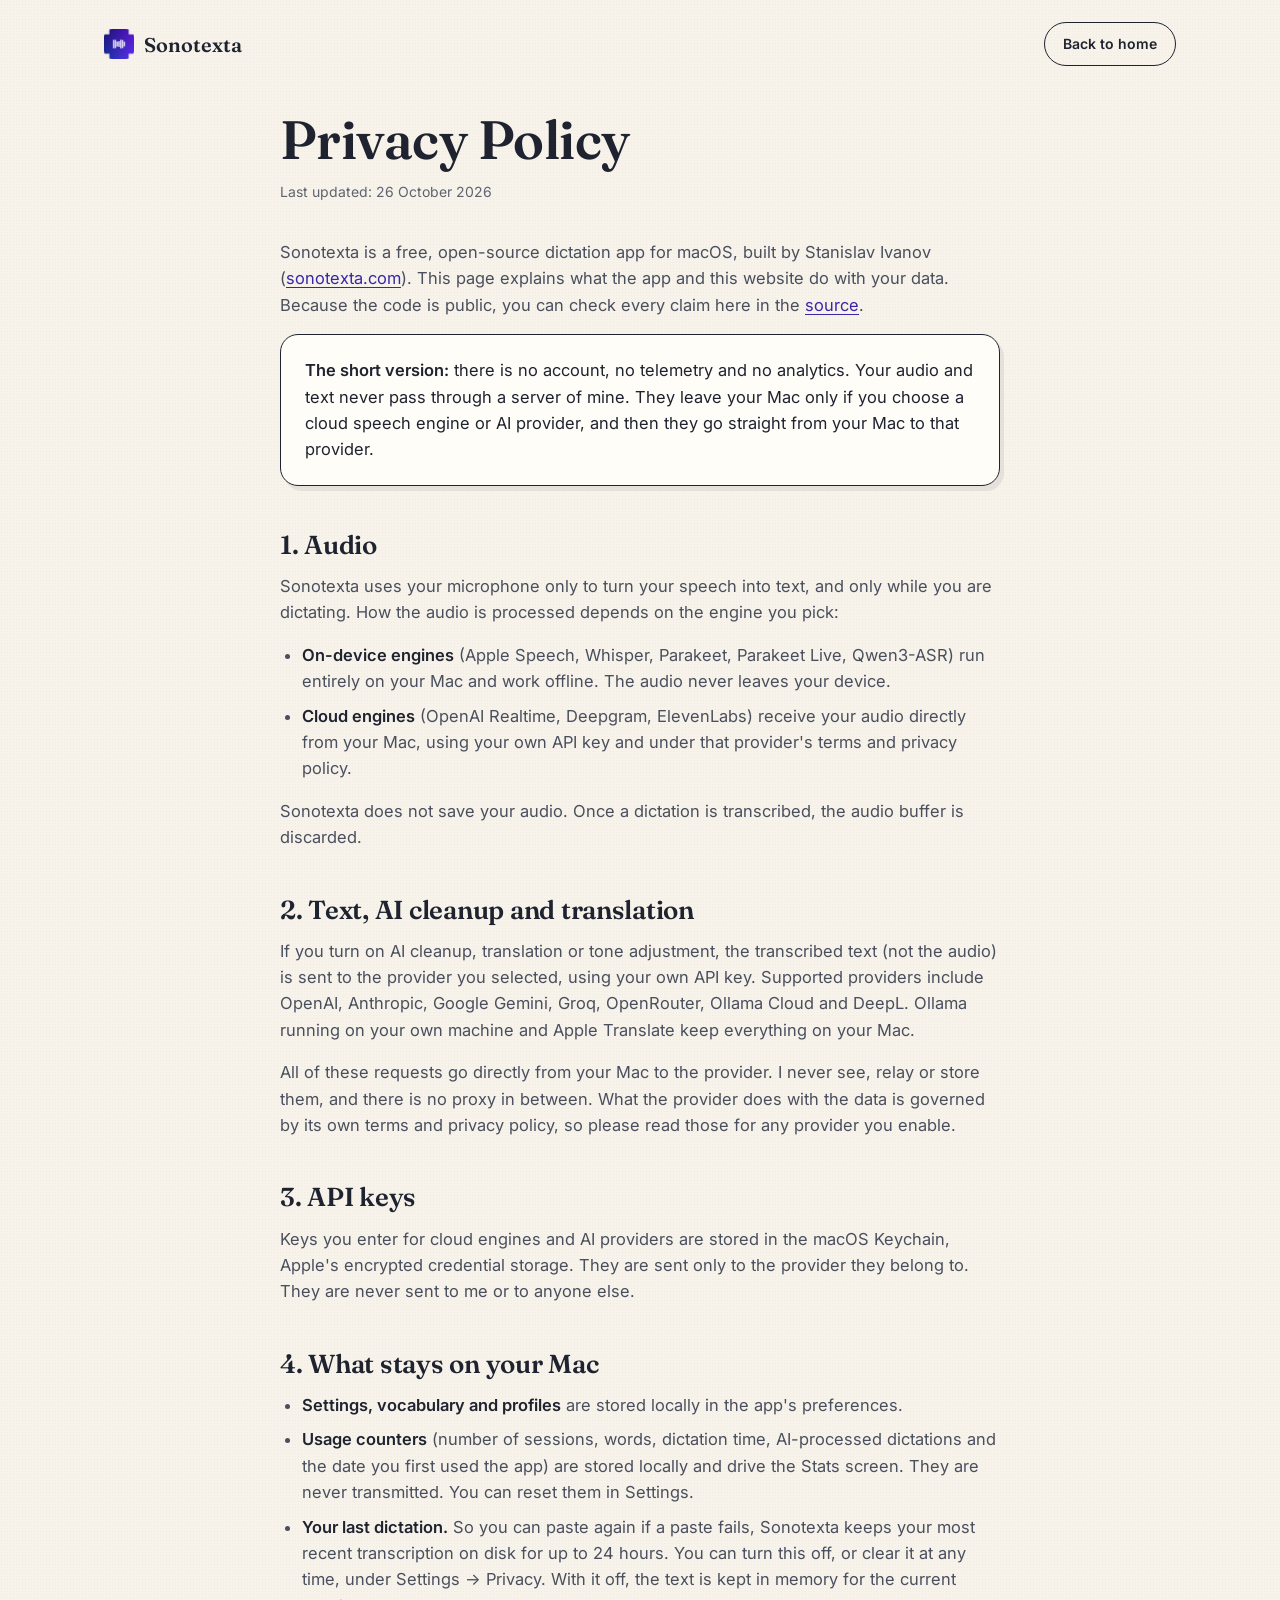
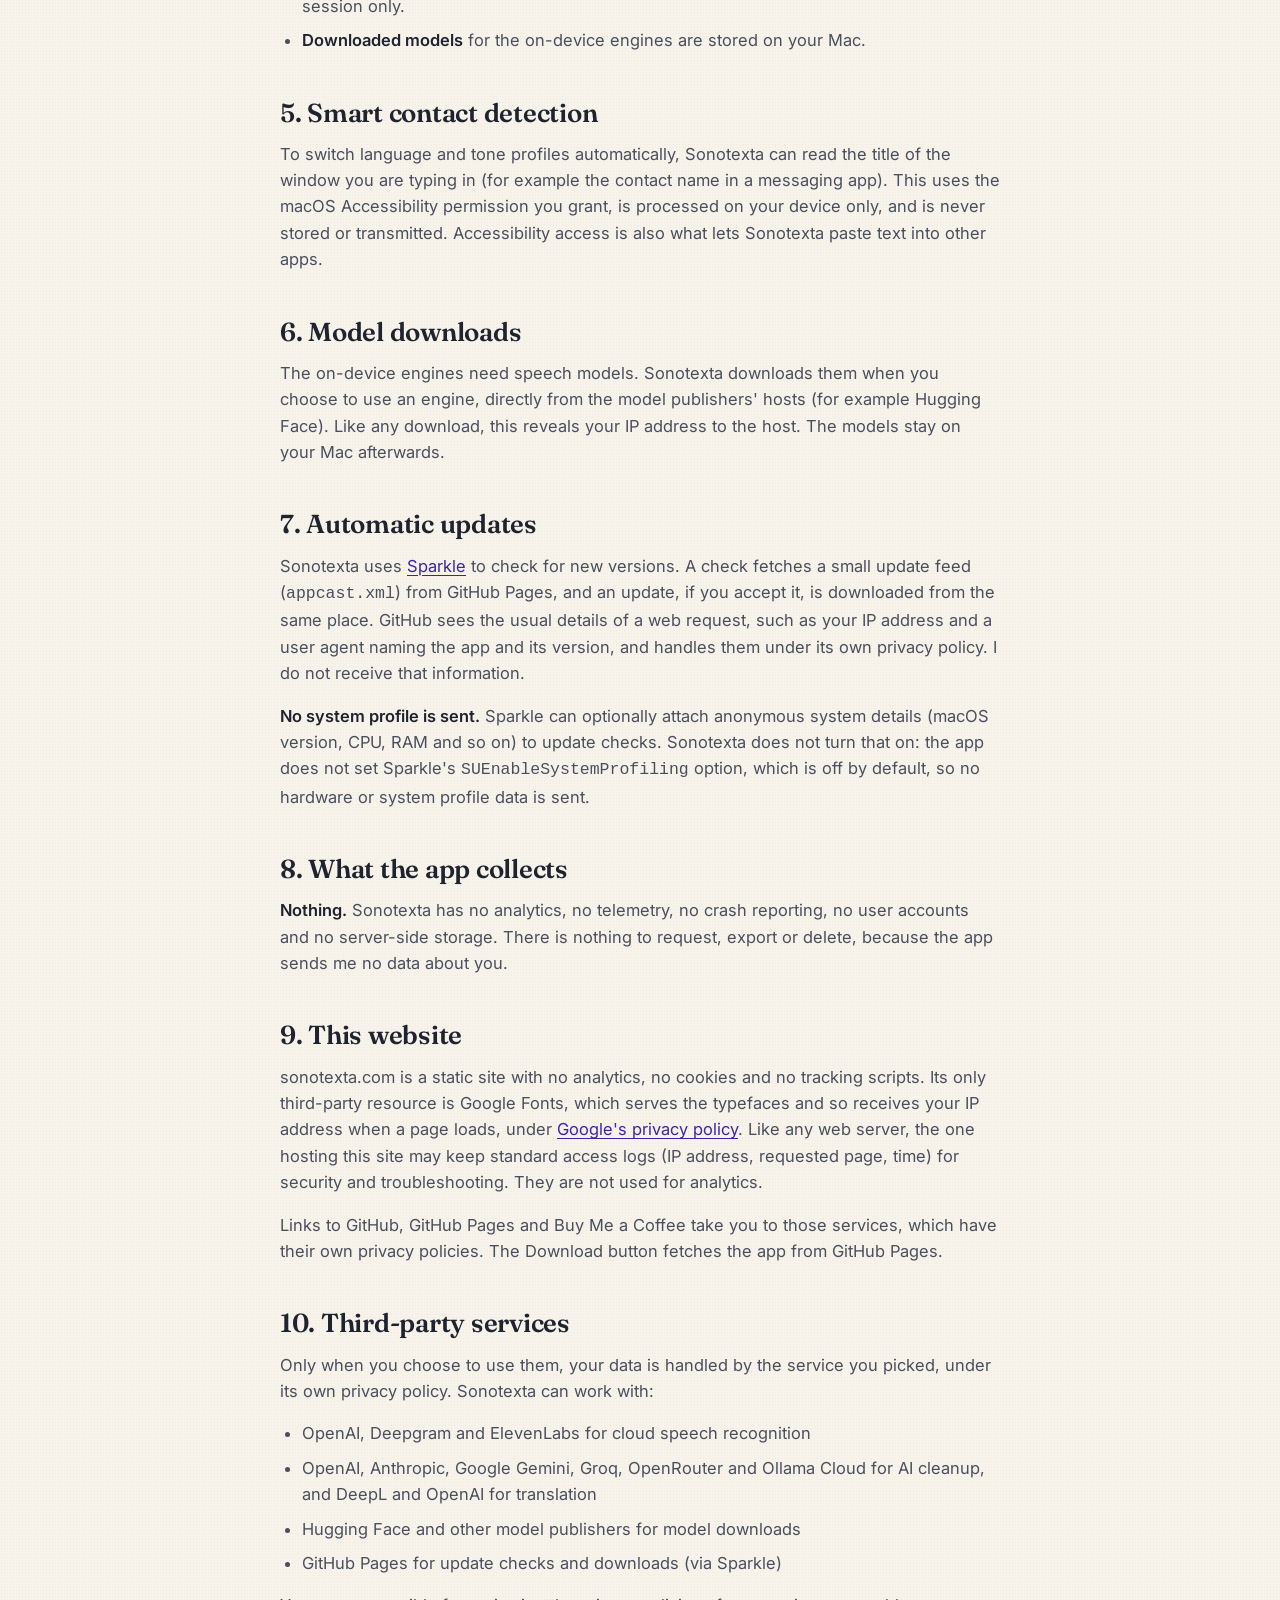
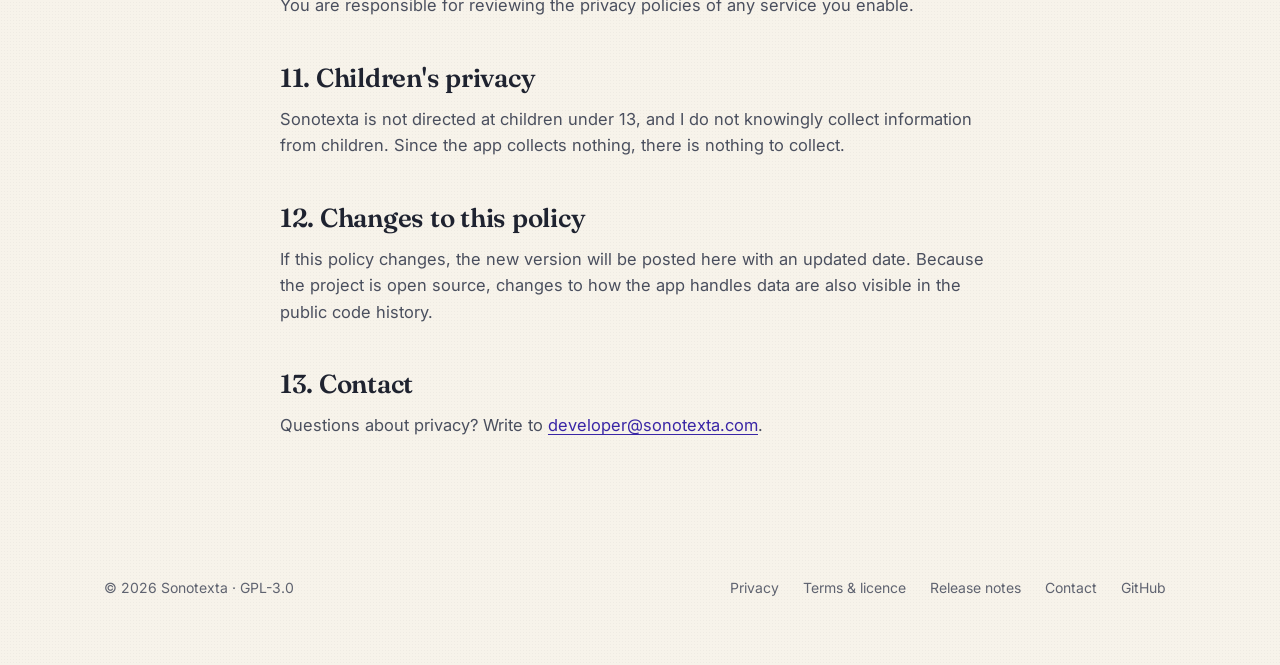
<file: privacy.html>
<!doctype html>
<html lang="en">
<head>
<meta charset="utf-8">
<meta name="viewport" content="width=device-width, initial-scale=1">
<title>Privacy Policy — Sonotexta</title>
<meta name="description" content="How Sonotexta handles your data: no account, no telemetry, API keys in your Keychain, and audio that only leaves your Mac when you choose a cloud engine.">
<meta name="theme-color" content="#F7F3EA">
<link rel="canonical" href="https://sonotexta.com/privacy.html">
<link rel="icon" type="image/png" href="icon-small.png">
<link rel="apple-touch-icon" href="icon.png">
<meta property="og:type" content="website">
<meta property="og:title" content="Sonotexta Privacy Policy">
<meta property="og:description" content="No account, no telemetry. Audio only leaves your Mac when you pick a cloud engine.">
<meta property="og:image" content="https://sonotexta.com/icon.png">
<meta property="og:url" content="https://sonotexta.com/privacy.html">
<link rel="preconnect" href="https://fonts.googleapis.com">
<link rel="preconnect" href="https://fonts.gstatic.com" crossorigin>
<link href="https://fonts.googleapis.com/css2?family=Fraunces:opsz,wght@9..144,400;9..144,600;9..144,700&family=Inter:wght@400;500;600&display=swap" rel="stylesheet">
<link rel="stylesheet" href="styles.css">
</head>
<body>
<a class="skip" href="#main">Skip to content</a>

<div class="wrap">
  <nav class="nav" aria-label="Main">
    <a class="logo" href="/"><img src="icon-small.png" width="30" height="30" alt="">Sonotexta</a>
    <a class="btn btn-ghost btn-sm" href="/">Back to home</a>
  </nav>

  <main id="main" class="doc">
    <h1>Privacy Policy</h1>
    <p class="updated">Last updated: 26 October 2026</p>

    <p>Sonotexta is a free, open-source dictation app for macOS, built by Stanislav Ivanov (<a href="https://sonotexta.com">sonotexta.com</a>). This page explains what the app and this website do with your data. Because the code is public, you can check every claim here in the <a href="https://github.com/stanleyswiss/Sonotexta">source</a>.</p>

    <div class="callout">
      <p><strong>The short version:</strong> there is no account, no telemetry and no analytics. Your audio and text never pass through a server of mine. They leave your Mac only if you choose a cloud speech engine or AI provider, and then they go straight from your Mac to that provider.</p>
    </div>

    <h2>1. Audio</h2>
    <p>Sonotexta uses your microphone only to turn your speech into text, and only while you are dictating. How the audio is processed depends on the engine you pick:</p>
    <ul>
      <li><strong>On-device engines</strong> (Apple Speech, Whisper, Parakeet, Parakeet Live, Qwen3-ASR) run entirely on your Mac and work offline. The audio never leaves your device.</li>
      <li><strong>Cloud engines</strong> (OpenAI Realtime, Deepgram, ElevenLabs) receive your audio directly from your Mac, using your own API key and under that provider's terms and privacy policy.</li>
    </ul>
    <p>Sonotexta does not save your audio. Once a dictation is transcribed, the audio buffer is discarded.</p>

    <h2>2. Text, AI cleanup and translation</h2>
    <p>If you turn on AI cleanup, translation or tone adjustment, the transcribed text (not the audio) is sent to the provider you selected, using your own API key. Supported providers include OpenAI, Anthropic, Google Gemini, Groq, OpenRouter, Ollama Cloud and DeepL. Ollama running on your own machine and Apple Translate keep everything on your Mac.</p>
    <p>All of these requests go directly from your Mac to the provider. I never see, relay or store them, and there is no proxy in between. What the provider does with the data is governed by its own terms and privacy policy, so please read those for any provider you enable.</p>

    <h2>3. API keys</h2>
    <p>Keys you enter for cloud engines and AI providers are stored in the macOS Keychain, Apple's encrypted credential storage. They are sent only to the provider they belong to. They are never sent to me or to anyone else.</p>

    <h2>4. What stays on your Mac</h2>
    <ul>
      <li><strong>Settings, vocabulary and profiles</strong> are stored locally in the app's preferences.</li>
      <li><strong>Usage counters</strong> (number of sessions, words, dictation time, AI-processed dictations and the date you first used the app) are stored locally and drive the Stats screen. They are never transmitted. You can reset them in Settings.</li>
      <li><strong>Your last dictation.</strong> So you can paste again if a paste fails, Sonotexta keeps your most recent transcription on disk for up to 24 hours. You can turn this off, or clear it at any time, under Settings → Privacy. With it off, the text is kept in memory for the current session only.</li>
      <li><strong>Downloaded models</strong> for the on-device engines are stored on your Mac.</li>
    </ul>

    <h2>5. Smart contact detection</h2>
    <p>To switch language and tone profiles automatically, Sonotexta can read the title of the window you are typing in (for example the contact name in a messaging app). This uses the macOS Accessibility permission you grant, is processed on your device only, and is never stored or transmitted. Accessibility access is also what lets Sonotexta paste text into other apps.</p>

    <h2>6. Model downloads</h2>
    <p>The on-device engines need speech models. Sonotexta downloads them when you choose to use an engine, directly from the model publishers' hosts (for example Hugging Face). Like any download, this reveals your IP address to the host. The models stay on your Mac afterwards.</p>

    <h2>7. Automatic updates</h2>
    <p>Sonotexta uses <a href="https://sparkle-project.org">Sparkle</a> to check for new versions. A check fetches a small update feed (<code>appcast.xml</code>) from GitHub Pages, and an update, if you accept it, is downloaded from the same place. GitHub sees the usual details of a web request, such as your IP address and a user agent naming the app and its version, and handles them under its own privacy policy. I do not receive that information.</p>
    <p><strong>No system profile is sent.</strong> Sparkle can optionally attach anonymous system details (macOS version, CPU, RAM and so on) to update checks. Sonotexta does not turn that on: the app does not set Sparkle's <code>SUEnableSystemProfiling</code> option, which is off by default, so no hardware or system profile data is sent.</p>

    <h2>8. What the app collects</h2>
    <p><strong>Nothing.</strong> Sonotexta has no analytics, no telemetry, no crash reporting, no user accounts and no server-side storage. There is nothing to request, export or delete, because the app sends me no data about you.</p>

    <h2>9. This website</h2>
    <p>sonotexta.com is a static site with no analytics, no cookies and no tracking scripts. Its only third-party resource is Google Fonts, which serves the typefaces and so receives your IP address when a page loads, under <a href="https://policies.google.com/privacy">Google's privacy policy</a>. Like any web server, the one hosting this site may keep standard access logs (IP address, requested page, time) for security and troubleshooting. They are not used for analytics.</p>
    <p>Links to GitHub, GitHub Pages and Buy Me a Coffee take you to those services, which have their own privacy policies. The Download button fetches the app from GitHub Pages.</p>

    <h2>10. Third-party services</h2>
    <p>Only when you choose to use them, your data is handled by the service you picked, under its own privacy policy. Sonotexta can work with:</p>
    <ul>
      <li>OpenAI, Deepgram and ElevenLabs for cloud speech recognition</li>
      <li>OpenAI, Anthropic, Google Gemini, Groq, OpenRouter and Ollama Cloud for AI cleanup, and DeepL and OpenAI for translation</li>
      <li>Hugging Face and other model publishers for model downloads</li>
      <li>GitHub Pages for update checks and downloads (via Sparkle)</li>
    </ul>
    <p>You are responsible for reviewing the privacy policies of any service you enable.</p>

    <h2>11. Children's privacy</h2>
    <p>Sonotexta is not directed at children under 13, and I do not knowingly collect information from children. Since the app collects nothing, there is nothing to collect.</p>

    <h2>12. Changes to this policy</h2>
    <p>If this policy changes, the new version will be posted here with an updated date. Because the project is open source, changes to how the app handles data are also visible in the public code history.</p>

    <h2 id="contact">13. Contact</h2>
    <p>Questions about privacy? Write to <a href="mailto:developer@sonotexta.com">developer@sonotexta.com</a>.</p>
  </main>

  <footer>
    <span>© 2026 Sonotexta · GPL-3.0</span>
    <nav aria-label="Footer">
      <a href="privacy.html" aria-current="page">Privacy</a>
      <a href="terms.html">Terms &amp; licence</a>
      <a href="https://github.com/stanleyswiss/Sonotexta/releases">Release notes</a>
      <a href="#contact">Contact</a>
      <a href="https://github.com/stanleyswiss/Sonotexta">GitHub</a>
    </nav>
  </footer>
</div>
</body>
</html>
</file>
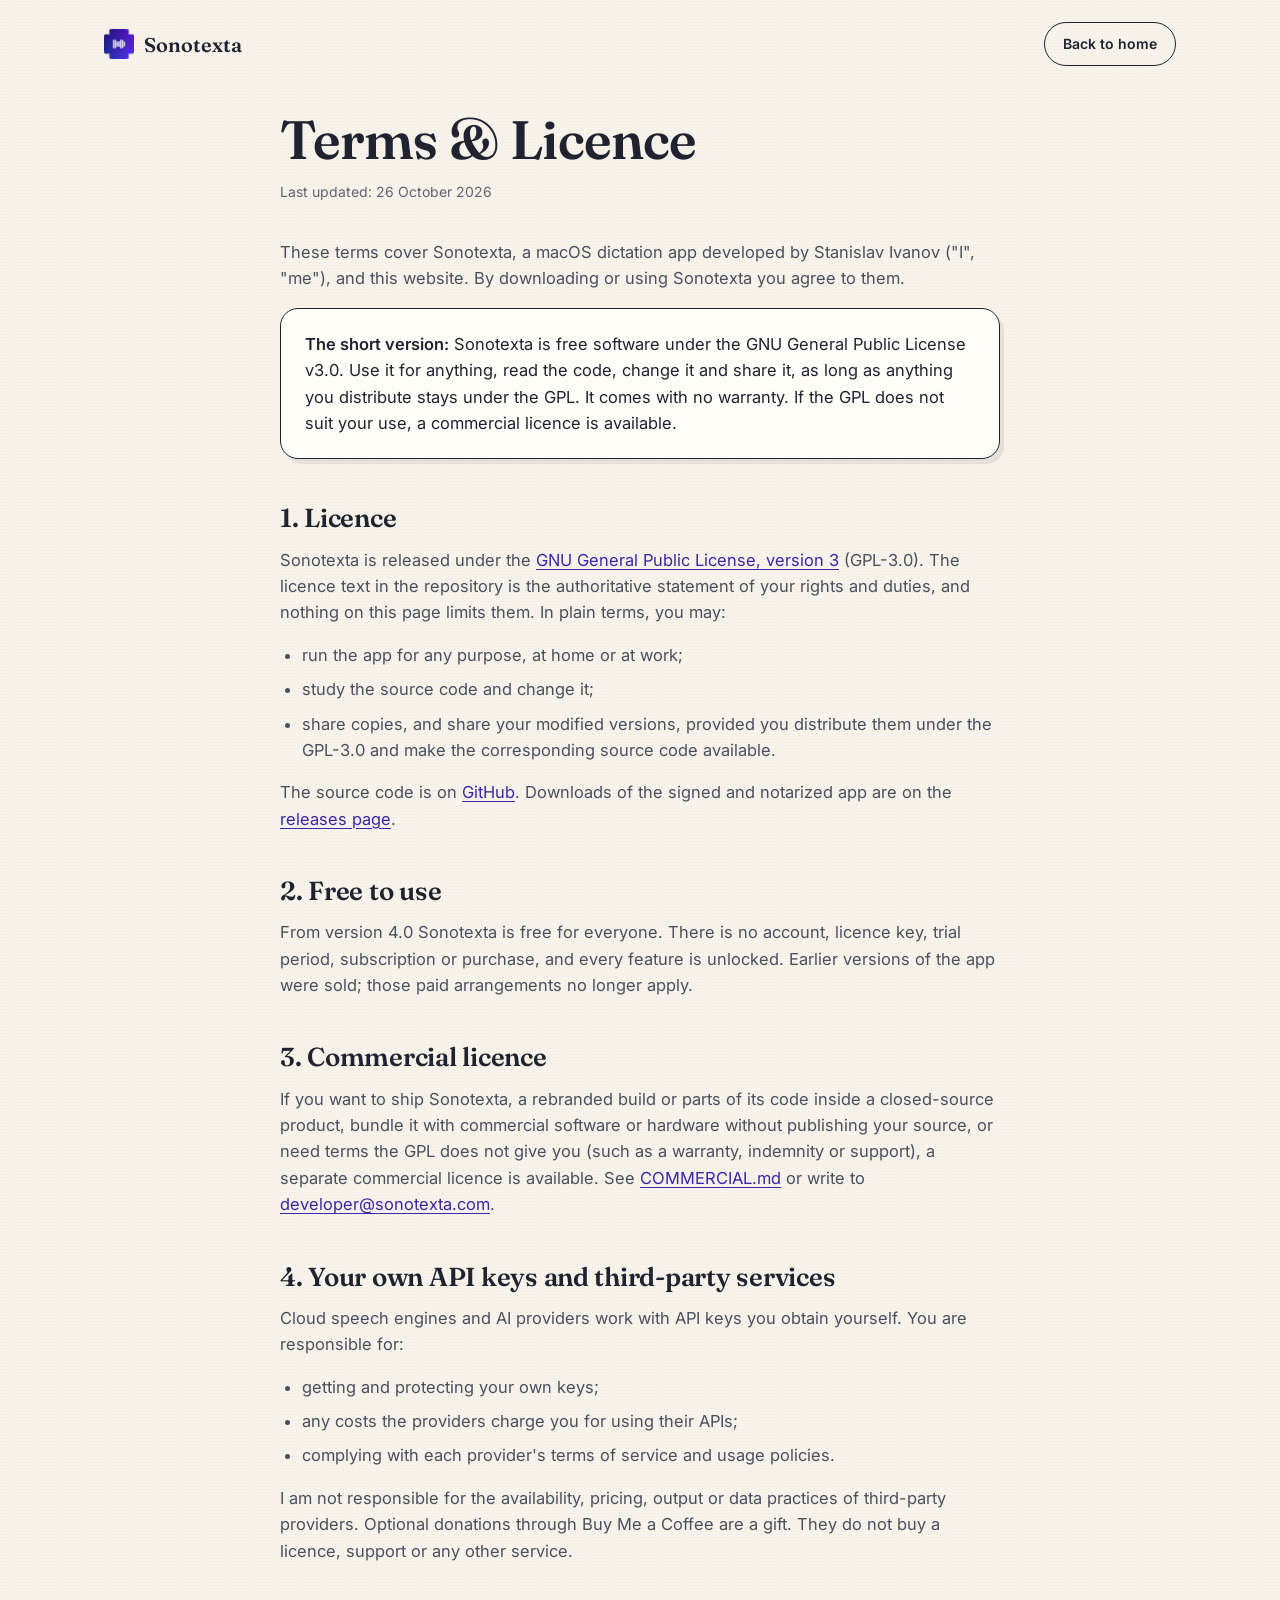
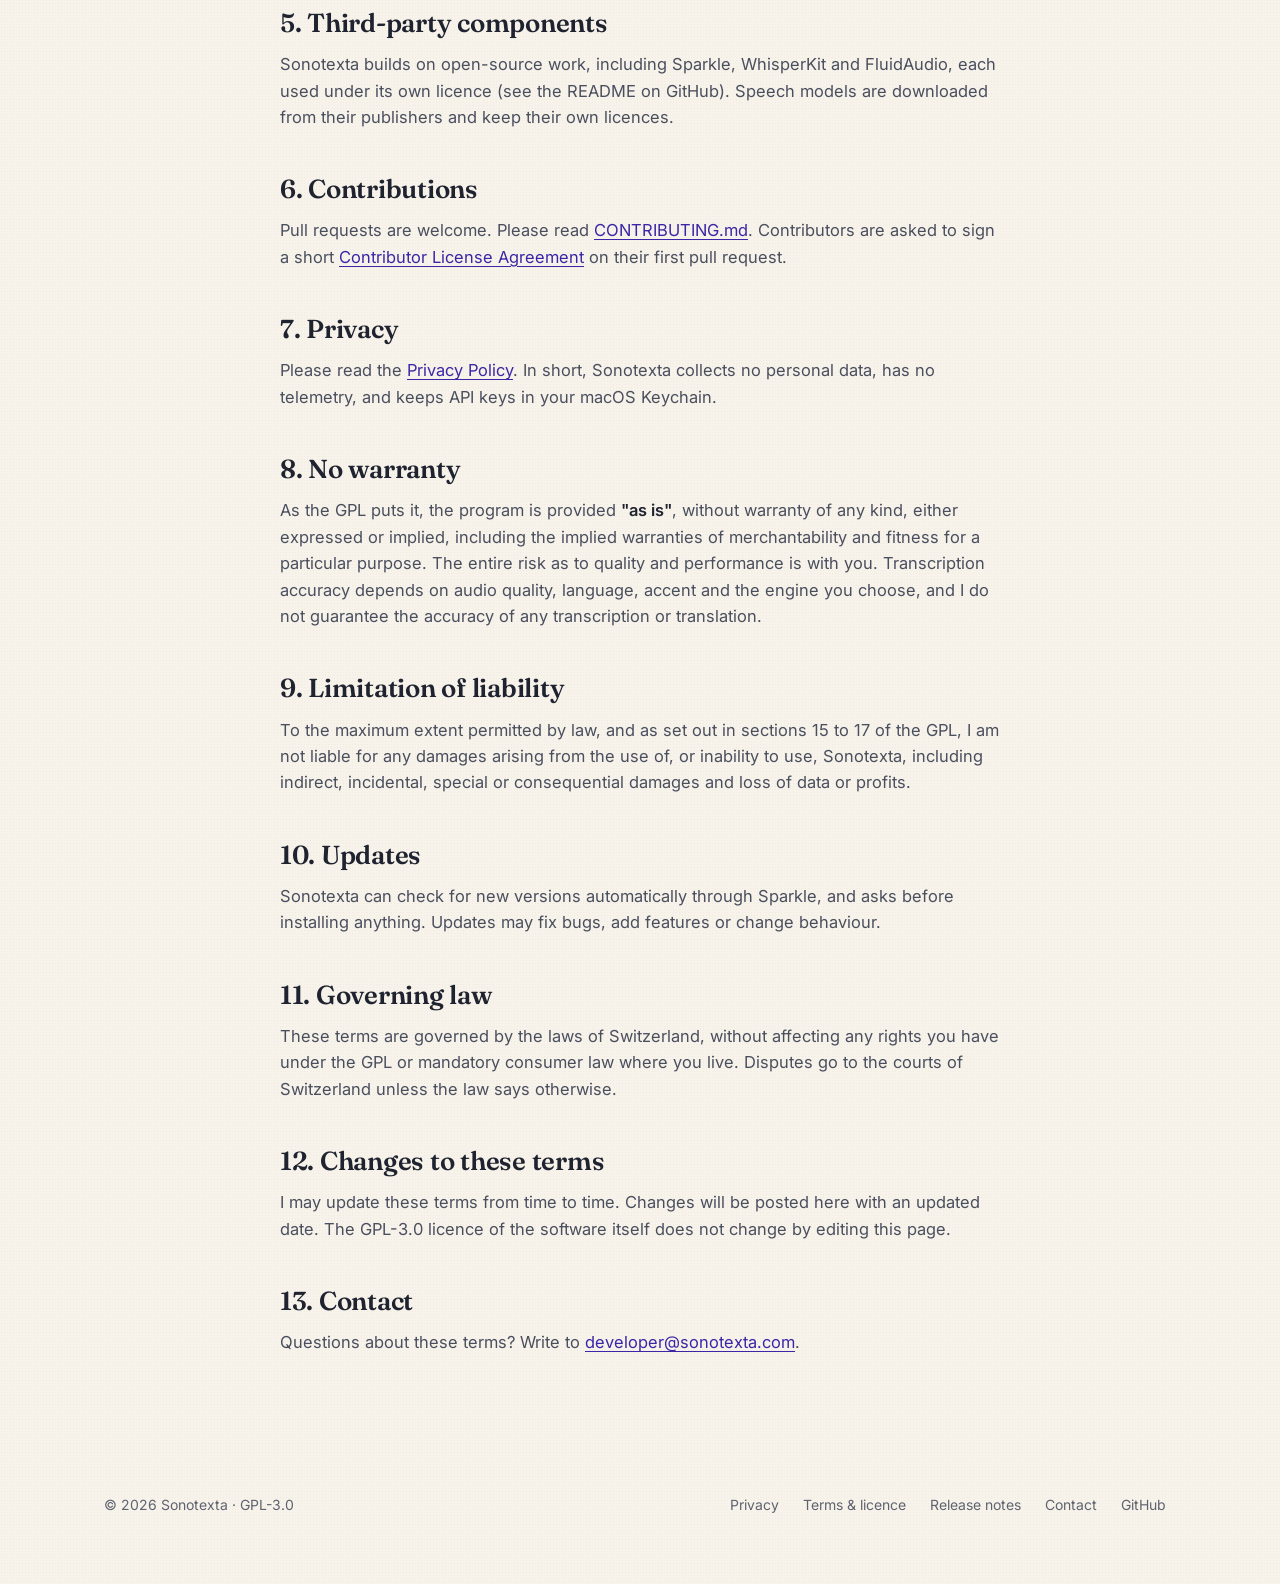
<file: terms.html>
<!doctype html>
<html lang="en">
<head>
<meta charset="utf-8">
<meta name="viewport" content="width=device-width, initial-scale=1">
<title>Terms &amp; Licence — Sonotexta</title>
<meta name="description" content="Sonotexta is free software under the GNU GPL v3, provided without warranty. A commercial licence is available for closed-source use.">
<meta name="theme-color" content="#F7F3EA">
<link rel="canonical" href="https://sonotexta.com/terms.html">
<link rel="icon" type="image/png" href="icon-small.png">
<link rel="apple-touch-icon" href="icon.png">
<meta property="og:type" content="website">
<meta property="og:title" content="Sonotexta Terms &amp; Licence">
<meta property="og:description" content="Free software under the GPL-3.0, provided without warranty. Commercial licence available.">
<meta property="og:image" content="https://sonotexta.com/icon.png">
<meta property="og:url" content="https://sonotexta.com/terms.html">
<link rel="preconnect" href="https://fonts.googleapis.com">
<link rel="preconnect" href="https://fonts.gstatic.com" crossorigin>
<link href="https://fonts.googleapis.com/css2?family=Fraunces:opsz,wght@9..144,400;9..144,600;9..144,700&family=Inter:wght@400;500;600&display=swap" rel="stylesheet">
<link rel="stylesheet" href="styles.css">
</head>
<body>
<a class="skip" href="#main">Skip to content</a>

<div class="wrap">
  <nav class="nav" aria-label="Main">
    <a class="logo" href="/"><img src="icon-small.png" width="30" height="30" alt="">Sonotexta</a>
    <a class="btn btn-ghost btn-sm" href="/">Back to home</a>
  </nav>

  <main id="main" class="doc">
    <h1>Terms &amp; Licence</h1>
    <p class="updated">Last updated: 26 October 2026</p>

    <p>These terms cover Sonotexta, a macOS dictation app developed by Stanislav Ivanov ("I", "me"), and this website. By downloading or using Sonotexta you agree to them.</p>

    <div class="callout">
      <p><strong>The short version:</strong> Sonotexta is free software under the GNU General Public License v3.0. Use it for anything, read the code, change it and share it, as long as anything you distribute stays under the GPL. It comes with no warranty. If the GPL does not suit your use, a commercial licence is available.</p>
    </div>

    <h2>1. Licence</h2>
    <p>Sonotexta is released under the <a href="https://github.com/stanleyswiss/Sonotexta/blob/main/LICENSE">GNU General Public License, version 3</a> (GPL-3.0). The licence text in the repository is the authoritative statement of your rights and duties, and nothing on this page limits them. In plain terms, you may:</p>
    <ul>
      <li>run the app for any purpose, at home or at work;</li>
      <li>study the source code and change it;</li>
      <li>share copies, and share your modified versions, provided you distribute them under the GPL-3.0 and make the corresponding source code available.</li>
    </ul>
    <p>The source code is on <a href="https://github.com/stanleyswiss/Sonotexta">GitHub</a>. Downloads of the signed and notarized app are on the <a href="https://github.com/stanleyswiss/Sonotexta/releases">releases page</a>.</p>

    <h2>2. Free to use</h2>
    <p>From version 4.0 Sonotexta is free for everyone. There is no account, licence key, trial period, subscription or purchase, and every feature is unlocked. Earlier versions of the app were sold; those paid arrangements no longer apply.</p>

    <h2>3. Commercial licence</h2>
    <p>If you want to ship Sonotexta, a rebranded build or parts of its code inside a closed-source product, bundle it with commercial software or hardware without publishing your source, or need terms the GPL does not give you (such as a warranty, indemnity or support), a separate commercial licence is available. See <a href="https://github.com/stanleyswiss/Sonotexta/blob/main/COMMERCIAL.md">COMMERCIAL.md</a> or write to <a href="mailto:developer@sonotexta.com">developer@sonotexta.com</a>.</p>

    <h2>4. Your own API keys and third-party services</h2>
    <p>Cloud speech engines and AI providers work with API keys you obtain yourself. You are responsible for:</p>
    <ul>
      <li>getting and protecting your own keys;</li>
      <li>any costs the providers charge you for using their APIs;</li>
      <li>complying with each provider's terms of service and usage policies.</li>
    </ul>
    <p>I am not responsible for the availability, pricing, output or data practices of third-party providers. Optional donations through Buy Me a Coffee are a gift. They do not buy a licence, support or any other service.</p>

    <h2>5. Third-party components</h2>
    <p>Sonotexta builds on open-source work, including Sparkle, WhisperKit and FluidAudio, each used under its own licence (see the README on GitHub). Speech models are downloaded from their publishers and keep their own licences.</p>

    <h2>6. Contributions</h2>
    <p>Pull requests are welcome. Please read <a href="https://github.com/stanleyswiss/Sonotexta/blob/main/CONTRIBUTING.md">CONTRIBUTING.md</a>. Contributors are asked to sign a short <a href="https://github.com/stanleyswiss/Sonotexta/blob/main/CLA.md">Contributor License Agreement</a> on their first pull request.</p>

    <h2>7. Privacy</h2>
    <p>Please read the <a href="privacy.html">Privacy Policy</a>. In short, Sonotexta collects no personal data, has no telemetry, and keeps API keys in your macOS Keychain.</p>

    <h2>8. No warranty</h2>
    <p>As the GPL puts it, the program is provided <strong>"as is"</strong>, without warranty of any kind, either expressed or implied, including the implied warranties of merchantability and fitness for a particular purpose. The entire risk as to quality and performance is with you. Transcription accuracy depends on audio quality, language, accent and the engine you choose, and I do not guarantee the accuracy of any transcription or translation.</p>

    <h2>9. Limitation of liability</h2>
    <p>To the maximum extent permitted by law, and as set out in sections 15 to 17 of the GPL, I am not liable for any damages arising from the use of, or inability to use, Sonotexta, including indirect, incidental, special or consequential damages and loss of data or profits.</p>

    <h2>10. Updates</h2>
    <p>Sonotexta can check for new versions automatically through Sparkle, and asks before installing anything. Updates may fix bugs, add features or change behaviour.</p>

    <h2>11. Governing law</h2>
    <p>These terms are governed by the laws of Switzerland, without affecting any rights you have under the GPL or mandatory consumer law where you live. Disputes go to the courts of Switzerland unless the law says otherwise.</p>

    <h2>12. Changes to these terms</h2>
    <p>I may update these terms from time to time. Changes will be posted here with an updated date. The GPL-3.0 licence of the software itself does not change by editing this page.</p>

    <h2 id="contact">13. Contact</h2>
    <p>Questions about these terms? Write to <a href="mailto:developer@sonotexta.com">developer@sonotexta.com</a>.</p>
  </main>

  <footer>
    <span>© 2026 Sonotexta · GPL-3.0</span>
    <nav aria-label="Footer">
      <a href="privacy.html">Privacy</a>
      <a href="terms.html" aria-current="page">Terms &amp; licence</a>
      <a href="https://github.com/stanleyswiss/Sonotexta/releases">Release notes</a>
      <a href="#contact">Contact</a>
      <a href="https://github.com/stanleyswiss/Sonotexta">GitHub</a>
    </nav>
  </footer>
</div>
</body>
</html>
</file>
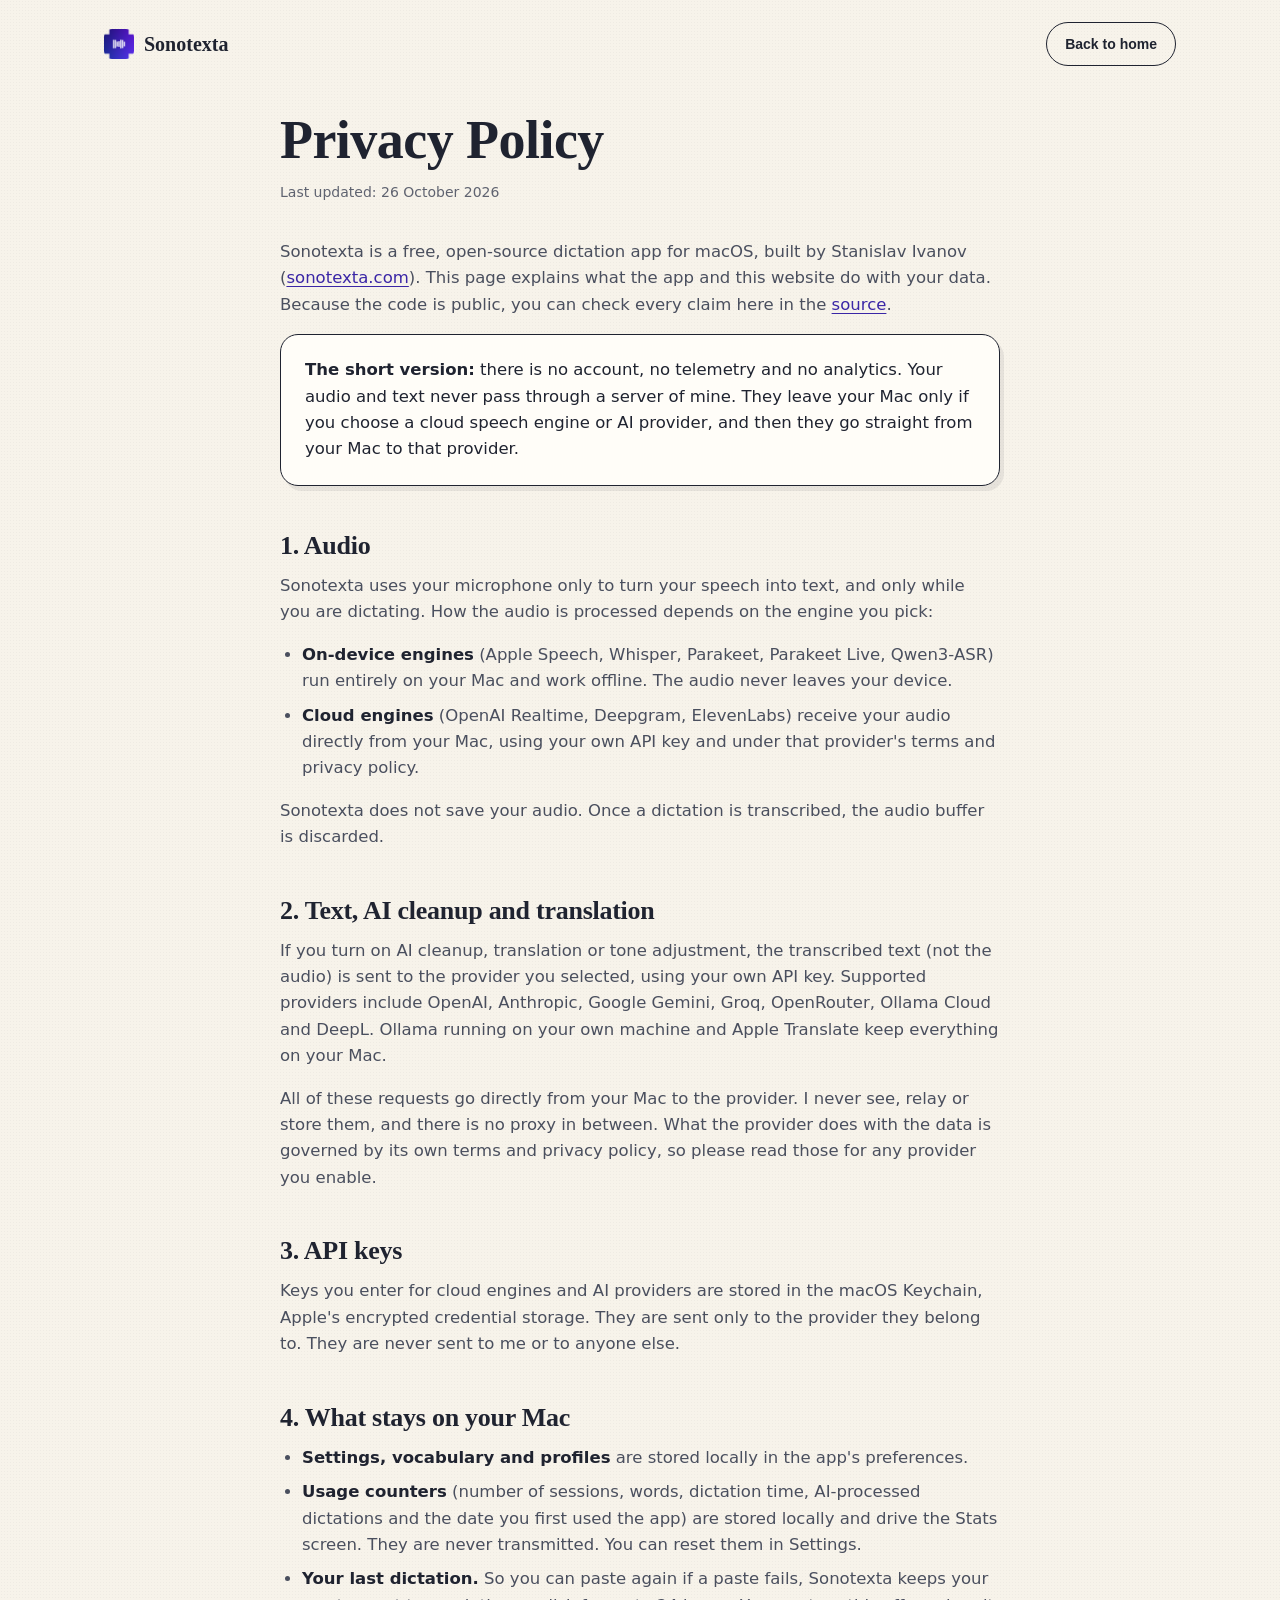
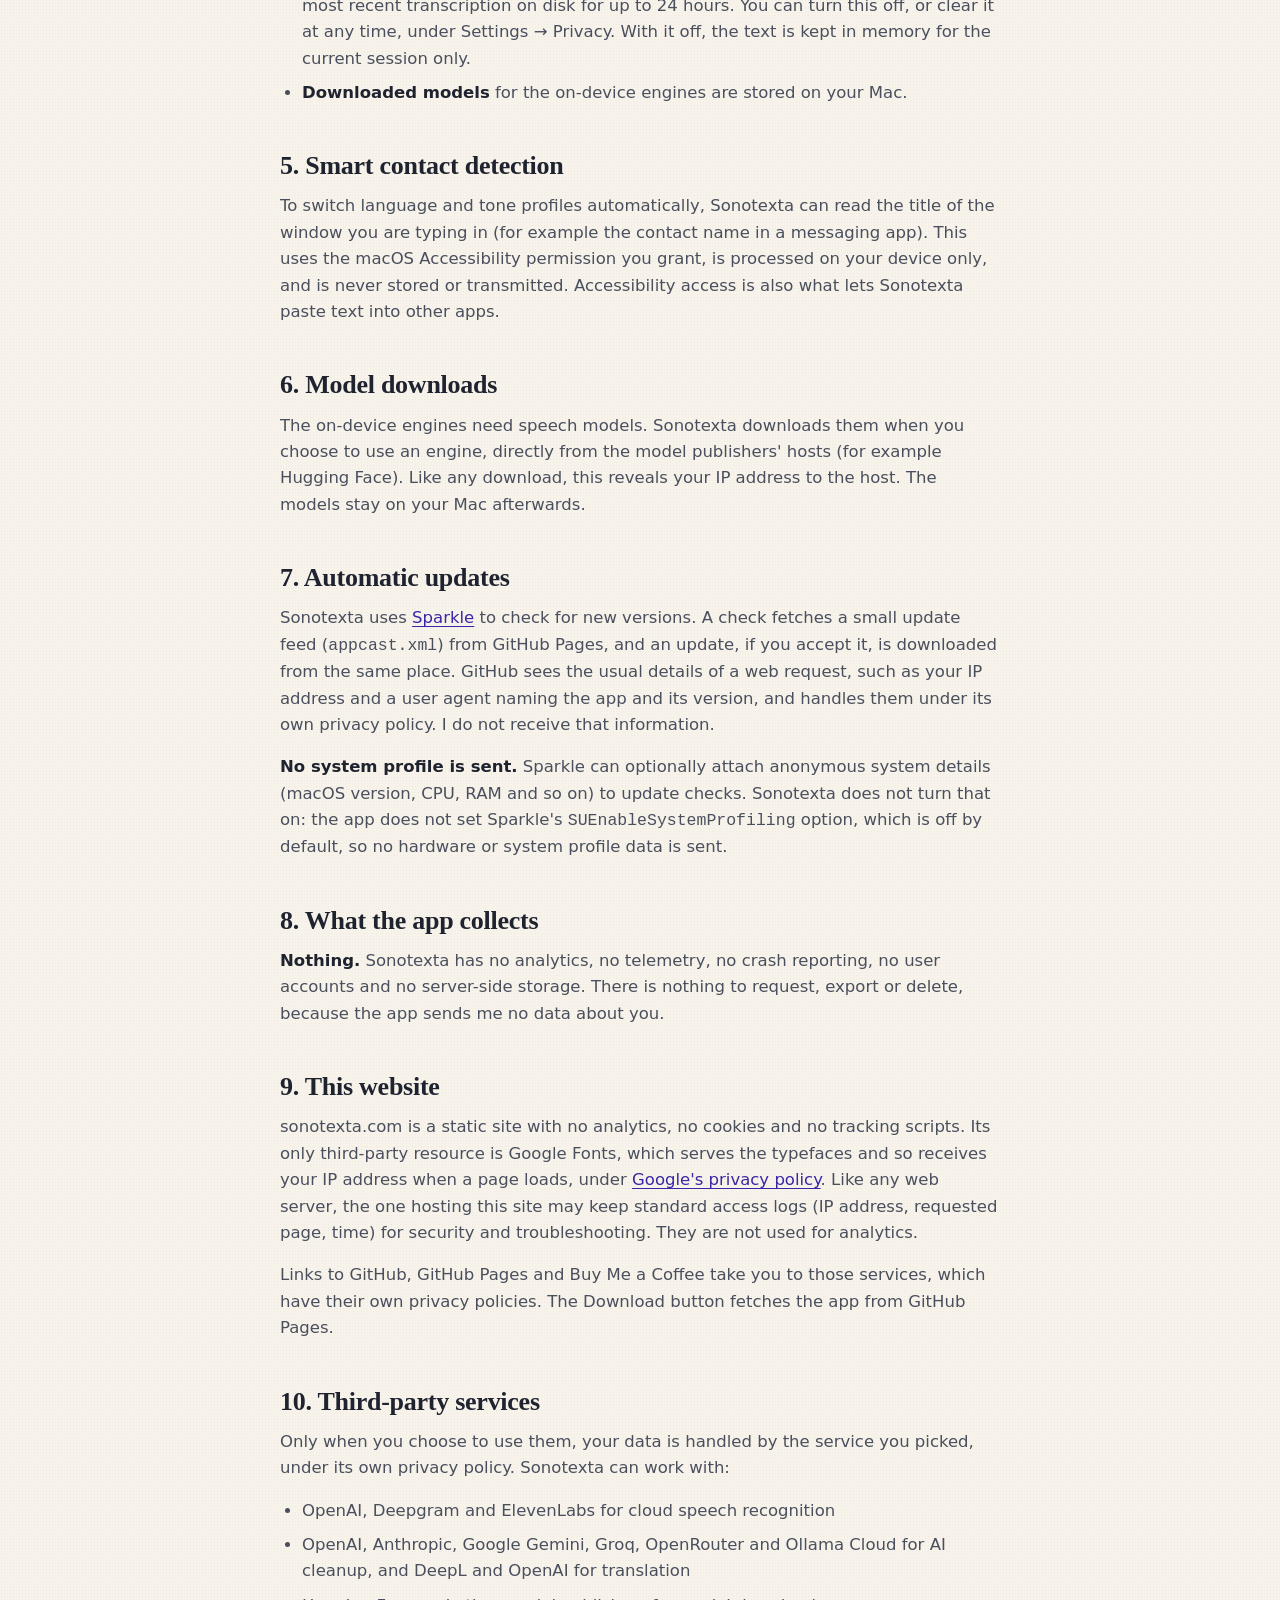
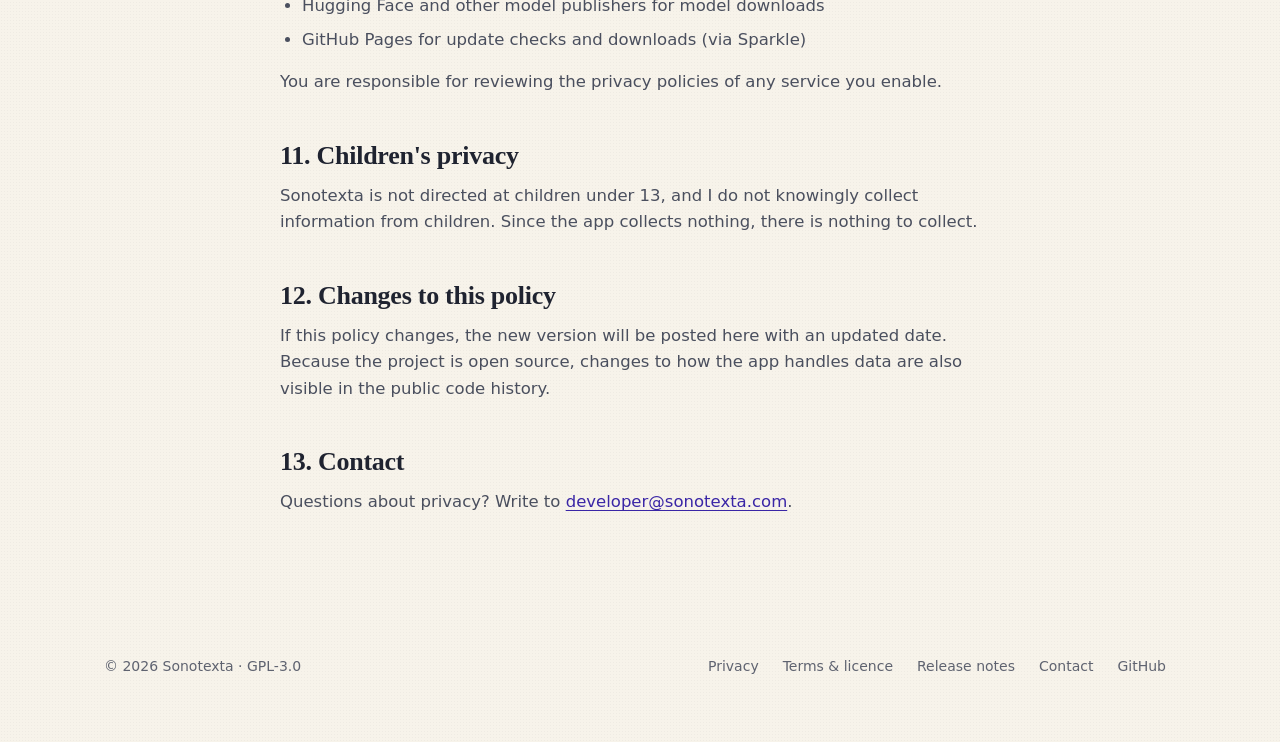
<file: voiceflow/privacy.html>
<!doctype html>
<html lang="en">
<head>
<meta charset="utf-8">
<meta name="viewport" content="width=device-width, initial-scale=1">
<title>Sonotexta Privacy</title>
<meta name="robots" content="noindex">
<meta http-equiv="refresh" content="0; url=/privacy.html">
<link rel="canonical" href="https://sonotexta.com/privacy.html">
</head>
<body>
<p>This page has moved to <a href="/privacy.html">sonotexta.com/privacy.html</a>.</p>
</body>
</html>
</file>
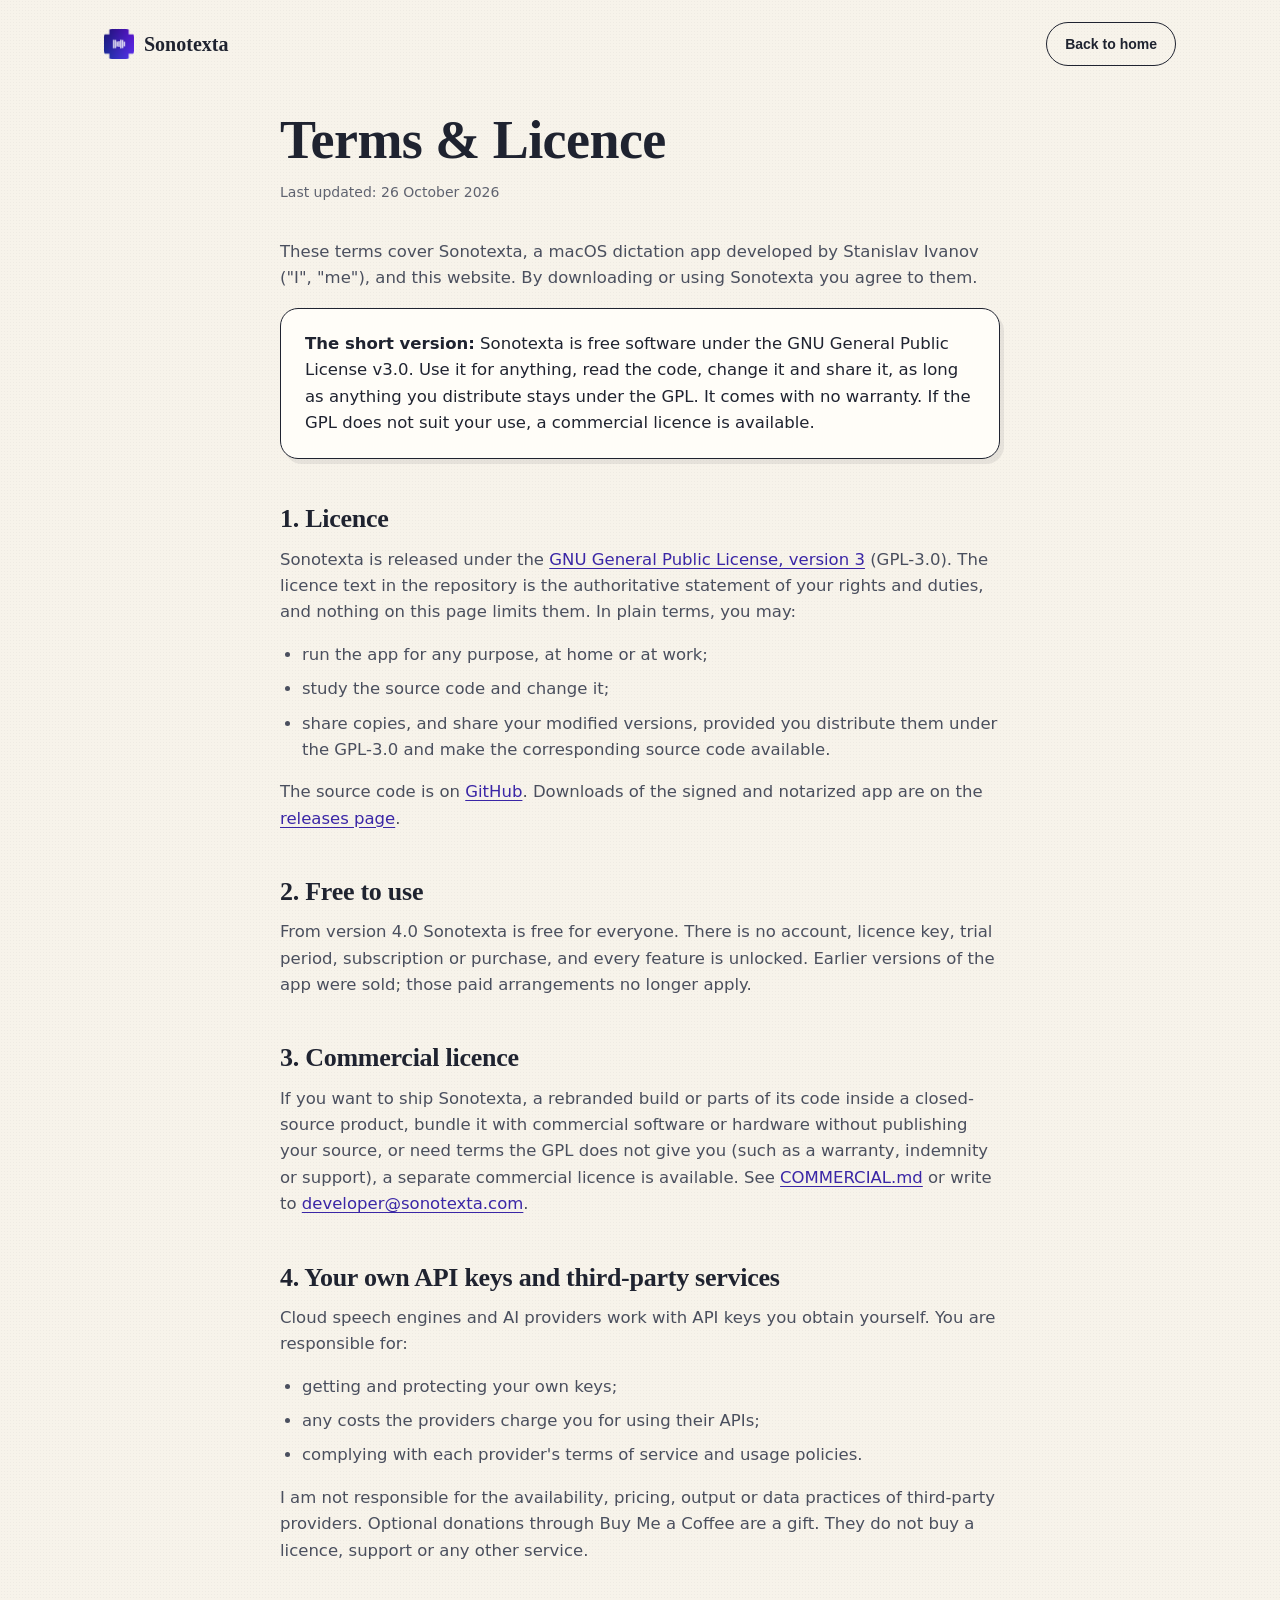
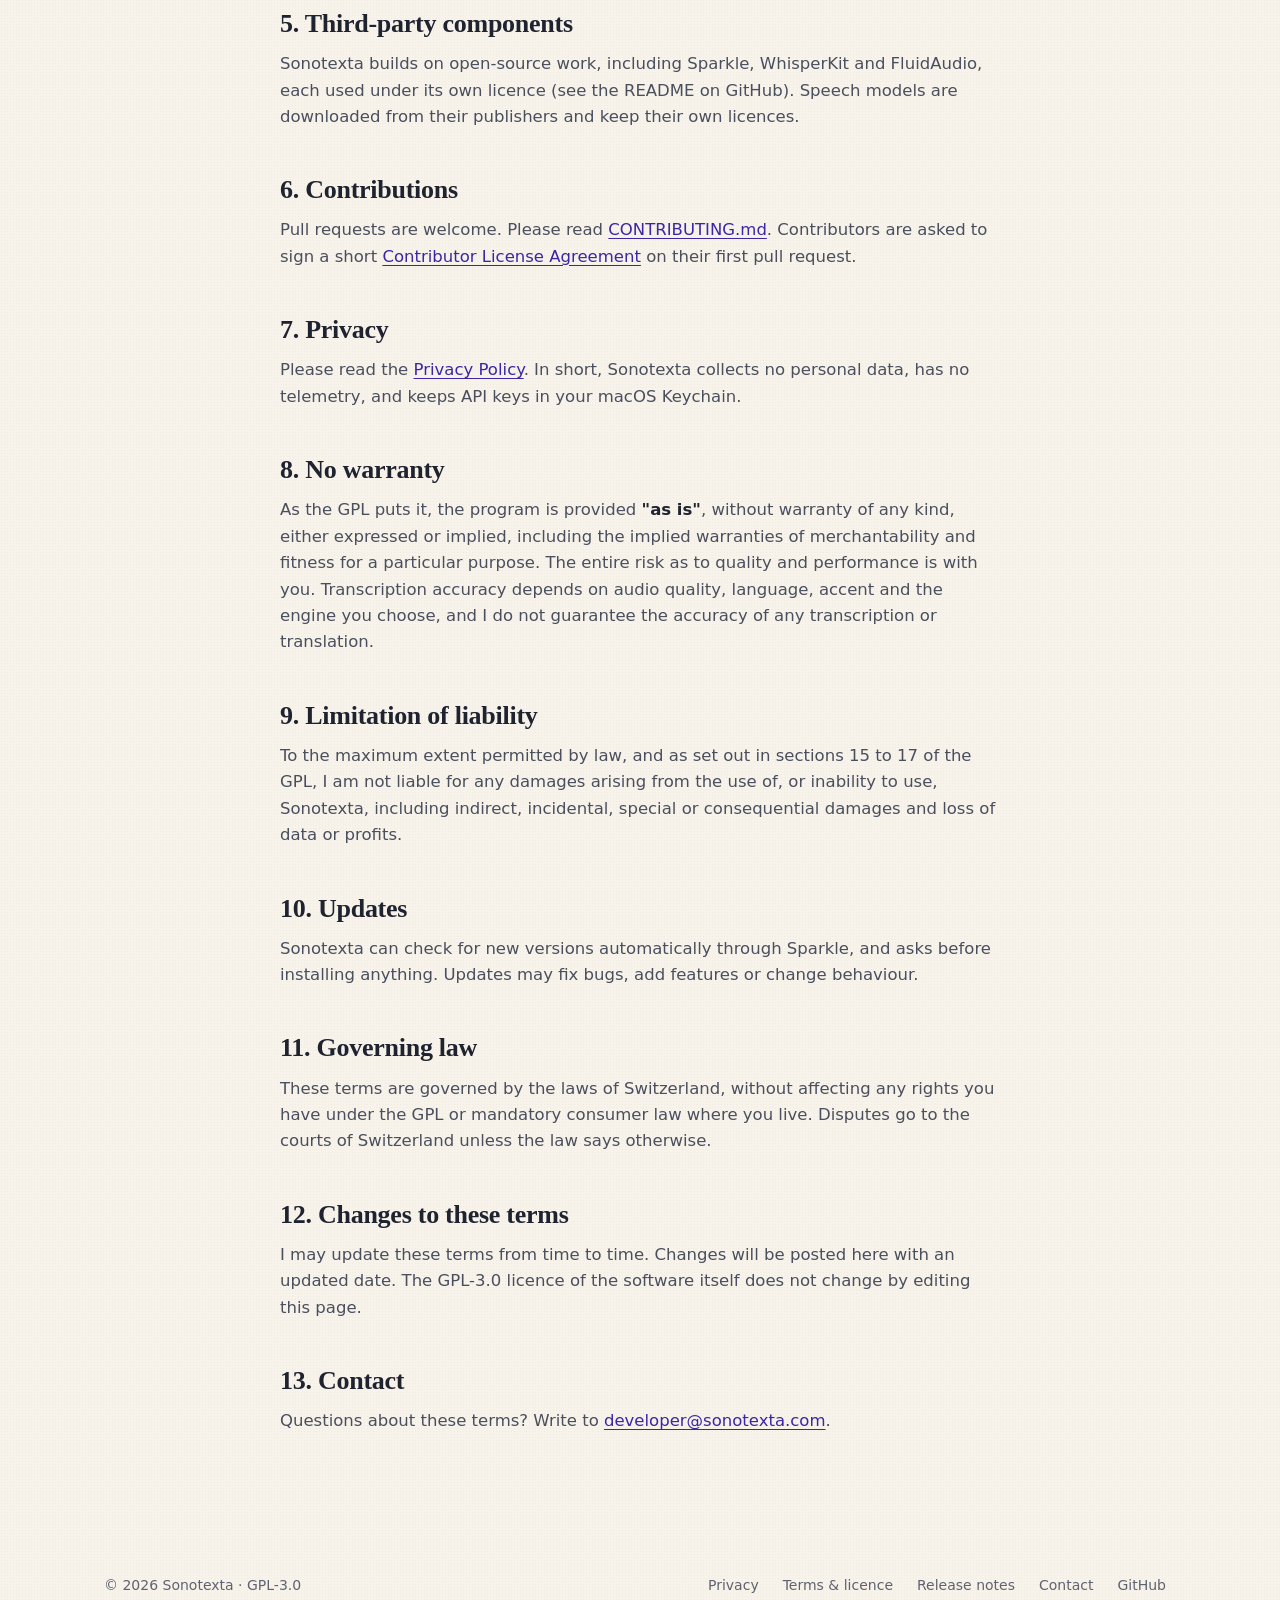
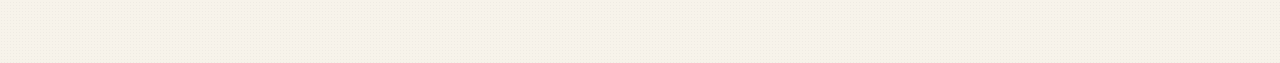
<file: voiceflow/terms.html>
<!doctype html>
<html lang="en">
<head>
<meta charset="utf-8">
<meta name="viewport" content="width=device-width, initial-scale=1">
<title>Sonotexta Terms</title>
<meta name="robots" content="noindex">
<meta http-equiv="refresh" content="0; url=/terms.html">
<link rel="canonical" href="https://sonotexta.com/terms.html">
</head>
<body>
<p>This page has moved to <a href="/terms.html">sonotexta.com/terms.html</a>.</p>
</body>
</html>
</file>
<file: styles.css>
/* Sonotexta site — "Paper" design. Shared by index, privacy and terms. */

:root {
  color-scheme: light;
  --paper: #F7F3EA;
  --paper-2: #EFE8DA;
  --card: #FFFDF8;
  --ink: #1F2330;
  --ink-2: #4A4F5E;
  --ink-3: #5F6370;          /* darkened from the draft's #7B7F8C so small text passes AA on paper */
  --rule: #E2D9C7;
  --wash: #C9DBEE;
  --brand: #4B32C9;
  --brand-ink: #3A26A6;
  --coral: #DE6B4F;          /* decorative fills */
  --coral-deep: #B5442A;     /* text and badge fills: AA on paper and with white text */
  --sage: #7FA37A;
  --shadow: 4px 5px 0 rgba(31, 35, 48, .12);
  --shadow-soft: 4px 5px 0 rgba(31, 35, 48, .08);
}

* { box-sizing: border-box; }
html { -webkit-text-size-adjust: 100%; }
@media (prefers-reduced-motion: no-preference) { html { scroll-behavior: smooth; } }

body {
  margin: 0; background: var(--paper); color: var(--ink);
  font: 400 17px/1.6 Inter, system-ui, -apple-system, "Segoe UI", sans-serif;
  -webkit-font-smoothing: antialiased;
  background-image: radial-gradient(rgba(31, 35, 48, .035) 1px, transparent 1px);
  background-size: 3px 3px;
}
a { color: inherit; }
img { max-width: 100%; }
.wrap { max-width: 1120px; margin: 0 auto; padding: 0 24px; }
h1, h2, h3 { font-family: Fraunces, Georgia, serif; font-weight: 600; letter-spacing: -0.01em; margin: 0; }
section[id], [id].anchor { scroll-margin-top: 16px; }

/* accessibility helpers */
.sr-only { position: absolute; width: 1px; height: 1px; margin: -1px; padding: 0; overflow: hidden;
           clip: rect(0 0 0 0); clip-path: inset(50%); white-space: nowrap; border: 0; }
.skip { position: absolute; left: 16px; top: -64px; z-index: 20; background: var(--ink); color: var(--paper);
        padding: 12px 18px; border-radius: 999px; font-weight: 600; text-decoration: none; }
.skip:focus { top: 12px; }
:focus-visible { outline: 3px solid var(--brand); outline-offset: 3px; border-radius: 6px; }
.btn:focus-visible, .coffee:focus-visible, .menu summary:focus-visible { border-radius: 999px; }
.oss :focus-visible { outline-color: #FFDD00; }

/* nav */
.nav { display: flex; align-items: center; justify-content: space-between; gap: 16px; padding: 22px 0; position: relative; }
.logo { display: flex; align-items: center; gap: 10px; font: 600 20px Fraunces, Georgia, serif; text-decoration: none; min-height: 44px; }
.logo img { width: 30px; height: 30px; border-radius: 8px; }
.navlinks { display: flex; gap: 8px; font-size: 15px; color: var(--ink-2); margin-left: auto; margin-right: 12px; }
.navlinks a { text-decoration: none; padding: 10px 12px; border-radius: 999px; }
.navlinks a:hover { color: var(--ink); background: rgba(255, 253, 248, .8); }

/* mobile menu (details/summary, no JS needed to open) */
.menu { display: none; }
.menu summary { list-style: none; cursor: pointer; display: inline-flex; align-items: center; gap: 8px; min-height: 44px;
                padding: 0 18px; border: 1.5px solid var(--ink); border-radius: 999px; font: 600 15px Inter, sans-serif; background: transparent; }
.menu summary::-webkit-details-marker { display: none; }
.menu summary::after { content: ""; width: 7px; height: 7px; border-right: 2px solid var(--ink); border-bottom: 2px solid var(--ink); transform: translateY(-2px) rotate(45deg); }
.menu[open] summary { background: var(--card); }
.menu[open] summary::after { transform: translateY(1px) rotate(-135deg); }
.menu-panel { position: absolute; right: 0; top: calc(100% - 6px); z-index: 10; min-width: 220px; display: grid; gap: 2px; padding: 10px;
              background: var(--card); border: 1.5px solid var(--ink); border-radius: 18px; box-shadow: var(--shadow); }
.menu-panel a { display: flex; align-items: center; min-height: 44px; padding: 0 14px; border-radius: 12px; text-decoration: none; font-size: 16px; }
.menu-panel a:hover { background: var(--paper); }
.menu-panel .sep { height: 1px; background: var(--rule); margin: 6px 4px; }

/* buttons */
.btn { display: inline-flex; align-items: center; justify-content: center; gap: 10px; min-height: 48px; padding: 13px 22px; border-radius: 999px;
       font: 600 16px/1.3 Inter, sans-serif; text-decoration: none; transition: transform .15s, box-shadow .15s, background-color .15s; }
.btn-primary { background: var(--ink); color: var(--paper); box-shadow: 0 2px 0 rgba(0, 0, 0, .15); }
.btn-primary:hover { transform: translateY(-1px); box-shadow: 0 6px 18px rgba(31, 35, 48, .18); }
.btn-ghost { border: 1.5px solid var(--ink); color: var(--ink); }
.btn-ghost:hover { background: var(--card); }
.btn small { font-weight: 400; font-size: 14px; opacity: .78; }
.btn-sm { min-height: 44px; padding: 9px 18px; font-size: 14px; }

/* hero: centred text, wide animation stage underneath */
.hero { text-align: center; padding: 40px 0 88px; }
.tag { display: inline-flex; align-items: center; gap: 8px; font-size: 14px; color: var(--ink-2);
       background: var(--card); border: 1px solid var(--rule); padding: 6px 14px 6px 8px; border-radius: 999px; }
.tag b { background: var(--coral-deep); color: #fff; font-weight: 600; font-size: 12px; padding: 2px 9px; border-radius: 999px; }
.hero h1 { font-size: clamp(40px, 6.4vw, 80px); line-height: 1.02; margin: 22px auto 20px; text-wrap: balance; }
.hero h1 em { font-style: italic; color: var(--brand); padding-right: .06em; }
.hero p.lead { font-size: 20px; color: var(--ink-2); max-width: 36ch; margin: 0 auto 32px; text-wrap: pretty; }
.ctas { display: flex; gap: 12px; flex-wrap: wrap; }
.hero .ctas { justify-content: center; }
.meta { margin: 18px 0 0; font-size: 14px; color: var(--ink-3); }

/* the stage: slot for the hand-drawn canvas animation (#hero-animation) */
.stage { position: relative; margin: 56px 0 0; width: 100%; aspect-ratio: 16 / 9; border-radius: 24px; overflow: hidden;
         border: 1.5px solid var(--ink); box-shadow: 6px 7px 0 rgba(31, 35, 48, .12);
         background:
           radial-gradient(60% 80% at 14% 22%, rgba(201, 219, 238, .75), transparent 72%),
           radial-gradient(52% 72% at 88% 84%, rgba(242, 214, 196, .8), transparent 72%),
           var(--card); }
.stage > img { position: absolute; inset: 0; margin: auto; max-width: 100%; max-height: 100%; width: auto; height: auto; object-fit: contain; }
.stage > img[hidden] { display: none; }
.stage > canvas, .stage > svg, .stage > video { position: absolute; inset: 0; width: 100%; height: 100%; display: block; }

/* sections */
section { padding: 84px 0; }
.eyebrow { font-size: 13px; letter-spacing: .14em; text-transform: uppercase; color: var(--coral-deep); font-weight: 600; margin-bottom: 12px; }
h2 { font-size: clamp(32px, 4vw, 46px); line-height: 1.1; max-width: 18ch; text-wrap: balance; }
.rule { border: 0; border-top: 1.5px solid var(--ink); margin: 0; opacity: .9; }
section.tight { padding-top: 0; }

.steps { display: grid; grid-template-columns: repeat(3, 1fr); gap: 28px; margin: 44px 0 0; padding: 0; list-style: none; }
.step { background: var(--card); border: 1.5px solid var(--ink); border-radius: 18px; padding: 26px; box-shadow: var(--shadow-soft); }
.step .n { font: 600 40px Fraunces, Georgia, serif; color: var(--brand); line-height: 1; }
.step h3 { font-size: 22px; margin: 14px 0 6px; }
.step p { margin: 0; color: var(--ink-2); font-size: 16px; }

.split { display: grid; grid-template-columns: 1fr 1fr; gap: 28px; margin-top: 44px; }
.panel { border-radius: 20px; padding: 30px; border: 1.5px solid var(--ink); background: var(--card); }
.panel.wash { background: linear-gradient(160deg, #E4EEF8, var(--card) 70%); }
.panel h3 { font-size: 24px; margin-bottom: 6px; }
.panel p { color: var(--ink-2); margin: 0 0 16px; }
.chips { display: flex; flex-wrap: wrap; gap: 8px; margin: 0; padding: 0; list-style: none; }
.chip { font-size: 14px; padding: 6px 12px; border-radius: 999px; background: var(--paper); border: 1px solid var(--rule); }

.features { display: grid; grid-template-columns: repeat(3, 1fr); gap: 0; margin-top: 44px; border-top: 1.5px solid var(--ink); }
.feature { padding: 26px 26px 26px 0; border-bottom: 1px solid var(--rule); }
.feature:not(:nth-child(3n)) { border-right: 1px solid var(--rule); }
.feature:not(:nth-child(3n+1)) { padding-left: 26px; }
.feature h3 { font-size: 20px; margin-bottom: 6px; }
.feature p { margin: 0; color: var(--ink-2); font-size: 15.5px; }

/* what's new strip */
.strip { display: grid; grid-template-columns: 1fr 2.2fr; gap: 40px; align-items: start; background: var(--card); border: 1.5px solid var(--ink);
         border-radius: 24px; padding: 40px; box-shadow: var(--shadow); }
.strip h2 { font-size: clamp(28px, 3.2vw, 38px); }
.strip ul { list-style: none; margin: 0; padding: 0; display: grid; grid-template-columns: 1fr 1fr; gap: 22px 32px; }
.strip li { position: relative; padding-left: 36px; color: var(--ink-2); font-size: 15.5px; }
.strip li strong { display: block; color: var(--ink); font-weight: 600; font-size: 16.5px; margin-bottom: 2px; }
.strip li::before { content: ""; position: absolute; left: 0; top: 2px; width: 24px; height: 24px; border-radius: 50%; background: var(--sage); border: 1.5px solid var(--ink); }
.strip li::after { content: ""; position: absolute; left: 8px; top: 7px; width: 6px; height: 11px; border-right: 2.5px solid var(--ink); border-bottom: 2.5px solid var(--ink); transform: rotate(40deg); }

.oss { background: var(--ink); color: var(--paper); border-radius: 28px; padding: 56px; display: grid; grid-template-columns: 1.3fr 1fr; gap: 40px; align-items: center; }
.oss h2 { color: var(--paper); }
.oss .eyebrow { color: #F2A58F; }
.oss p { color: #C9CCD6; margin: 16px 0 0; }
.oss .btn-primary { background: var(--paper); color: var(--ink); }
.oss .btn-ghost { border-color: var(--paper); color: var(--paper); }
.oss .btn-ghost:hover { background: rgba(255, 255, 255, .08); }
.coffee { display: inline-flex; align-items: center; justify-content: center; gap: 10px; min-height: 48px; background: #FFDD00; color: #1F2330; font-weight: 600; padding: 12px 22px; border-radius: 999px; text-decoration: none; transition: transform .15s; }
.coffee:hover { transform: translateY(-1px); }
.oss .side { display: grid; gap: 12px; justify-items: start; }
.fine { font-size: 14px; color: #B3B7C4; }
.fine a { color: #fff; }

footer { padding: 40px 0 56px; font-size: 14px; color: var(--ink-3); display: flex; justify-content: space-between; align-items: center; flex-wrap: wrap; gap: 8px 16px; }
footer nav { display: flex; flex-wrap: wrap; gap: 0 4px; }
footer a { text-decoration: none; display: inline-flex; align-items: center; min-height: 44px; padding: 0 10px; }
footer a:hover { color: var(--ink); text-decoration: underline; }

/* legal pages */
.doc { max-width: 720px; margin: 0 auto; padding: 24px 0 72px; }
.doc h1 { font-size: clamp(36px, 5vw, 54px); line-height: 1.05; }
.doc .updated { color: var(--ink-3); font-size: 14px; margin: 12px 0 36px; }
.doc h2 { font-size: 26px; line-height: 1.2; max-width: none; margin: 44px 0 12px; }
.doc p, .doc li { color: var(--ink-2); font-size: 16.5px; }
.doc p { margin: 0 0 16px; }
.doc ul { margin: 0 0 16px; padding-left: 22px; }
.doc li { margin-bottom: 8px; }
.doc strong { color: var(--ink); font-weight: 600; }
.doc a { color: var(--brand-ink); text-underline-offset: 3px; }
.doc a:hover { color: var(--brand); }
.doc .callout { background: var(--card); border: 1.5px solid var(--ink); border-radius: 18px; padding: 22px 24px; margin: 0 0 8px; box-shadow: var(--shadow-soft); }
.doc .callout p { margin: 0; color: var(--ink); }
.doc .callout p + p { margin-top: 12px; }
.doc table { width: 100%; border-collapse: collapse; margin: 0 0 16px; font-size: 15px; }
.doc th, .doc td { text-align: left; vertical-align: top; padding: 10px 12px 10px 0; border-bottom: 1px solid var(--rule); color: var(--ink-2); }
.doc th { color: var(--ink); font-weight: 600; border-bottom: 1.5px solid var(--ink); }

@media (max-width: 1000px) {
  .strip { grid-template-columns: 1fr; gap: 24px; }
}

@media (max-width: 860px) {
  .split, .oss { grid-template-columns: 1fr; }
  .steps, .features { grid-template-columns: 1fr; }
  .feature, .feature:not(:nth-child(3n+1)) { padding: 22px 0; }
  .feature:not(:nth-child(3n)) { border-right: 0; }
  .navlinks, .nav > .nav-gh { display: none; }
  .menu { display: block; }
  .oss { padding: 32px; }
  .strip ul { grid-template-columns: 1fr; }
  section { padding: 64px 0; }
  .hero { padding-bottom: 64px; }
}

@media (max-width: 600px) {
  body { font-size: 16px; }
  .wrap { padding: 0 16px; }
  .nav { padding: 14px 0; }
  .hero { padding-top: 28px; }
  .hero p.lead { font-size: 18px; }
  .hero .ctas { flex-direction: column; align-items: stretch; max-width: 360px; margin: 0 auto; }
  .stage { margin-top: 40px; border-radius: 20px; box-shadow: 4px 5px 0 rgba(31, 35, 48, .12); }
  /* phones: frame in on the laptop so the overlay stays legible */
  .stage { aspect-ratio: 4 / 3; }
  .stage > video { object-fit: cover; object-position: 50% 32%; transform: scale(1.18); transform-origin: 50% 36%; }
  .oss { padding: 28px 22px; border-radius: 24px; }
  .oss .ctas { flex-direction: column; align-items: stretch; }
  .oss .side { justify-items: stretch; }
  .strip { padding: 28px 22px; border-radius: 20px; }
  .panel { padding: 24px 20px; }
  .step { padding: 22px; }
  .doc { padding-top: 8px; }
  footer { flex-direction: column; align-items: flex-start; }
  footer a { padding: 0 12px 0 0; }
}

@media (prefers-reduced-motion: reduce) {
  *, *::before, *::after { animation: none !important; transition: none !important; scroll-behavior: auto !important; }
  .btn-primary:hover, .coffee:hover { transform: none; }
}

/* contact */
.contact { padding: 72px 0 24px; scroll-margin-top: 24px; }
.contact p { font-size: 19px; color: var(--ink-2); max-width: 56ch; margin: 16px 0 0; }
.contact p a { color: var(--brand); text-underline-offset: 3px; }
h2[id] { scroll-margin-top: 24px; }
</file>
